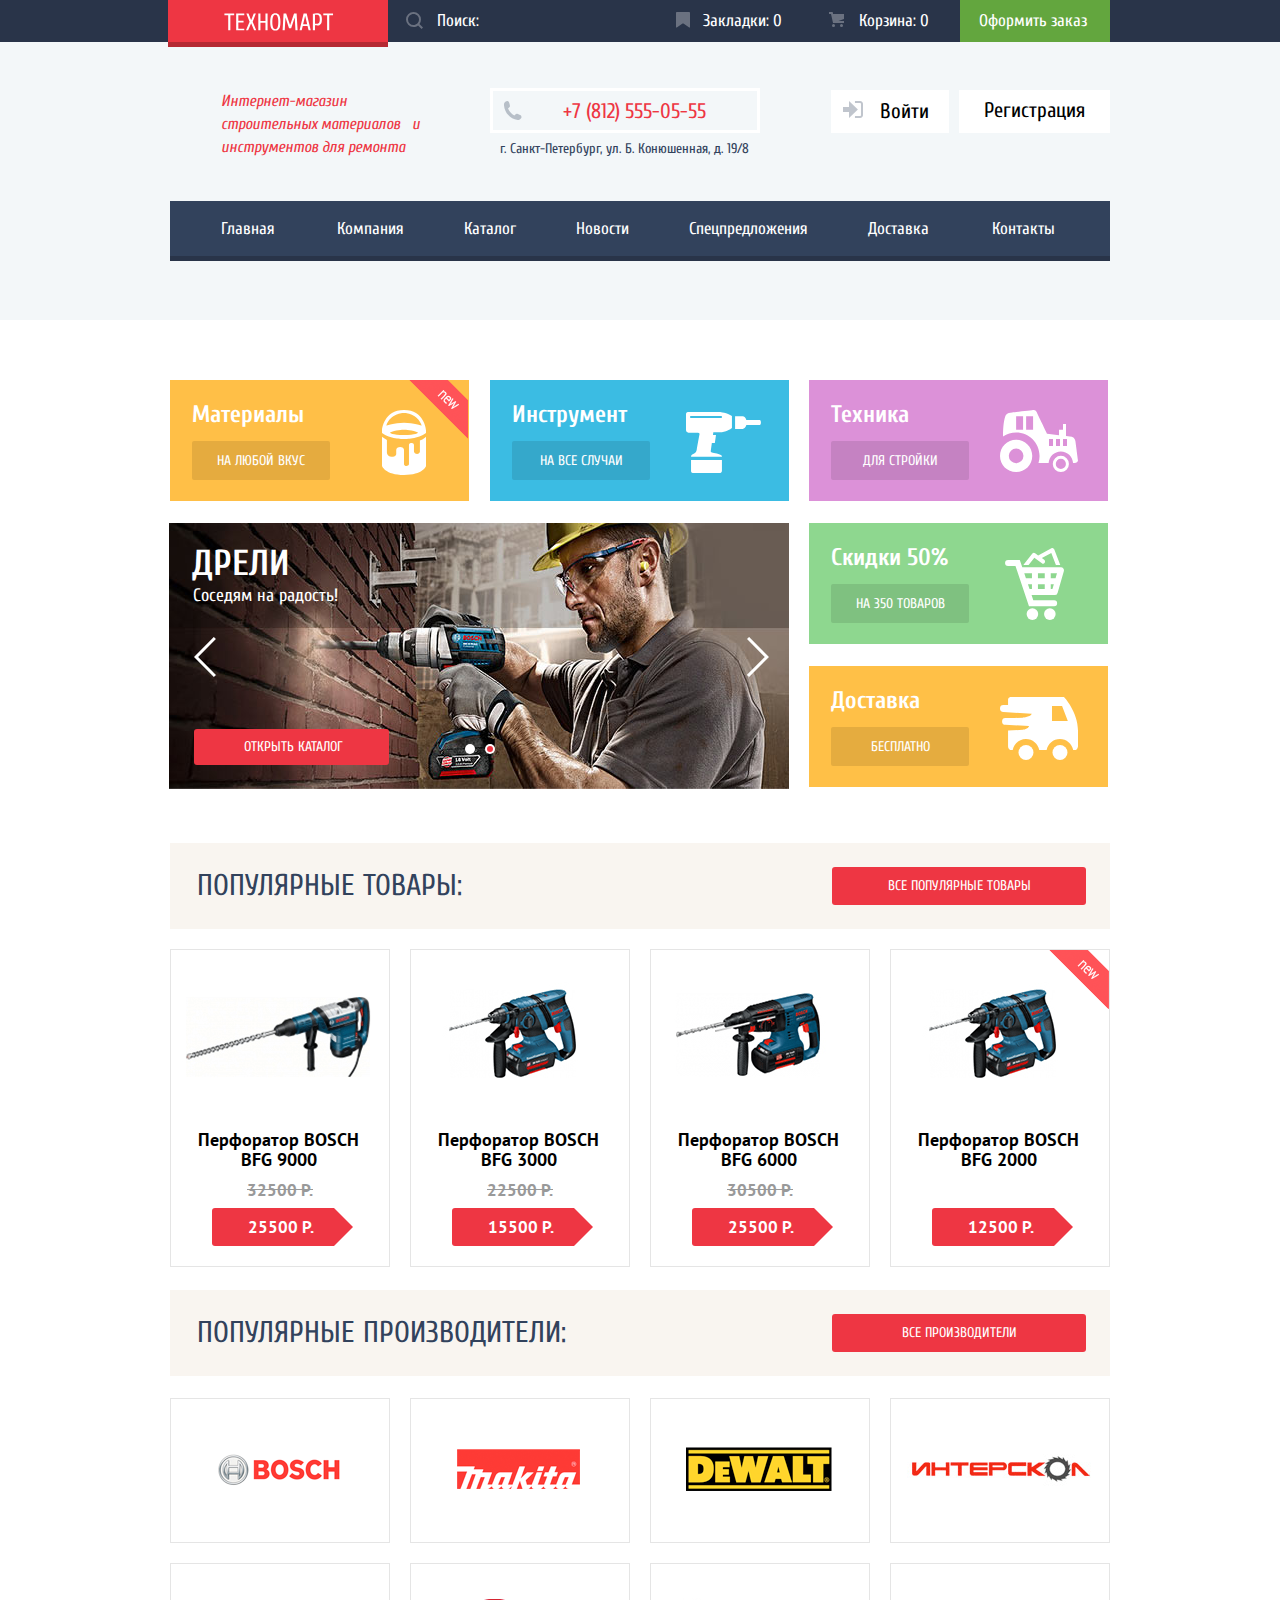
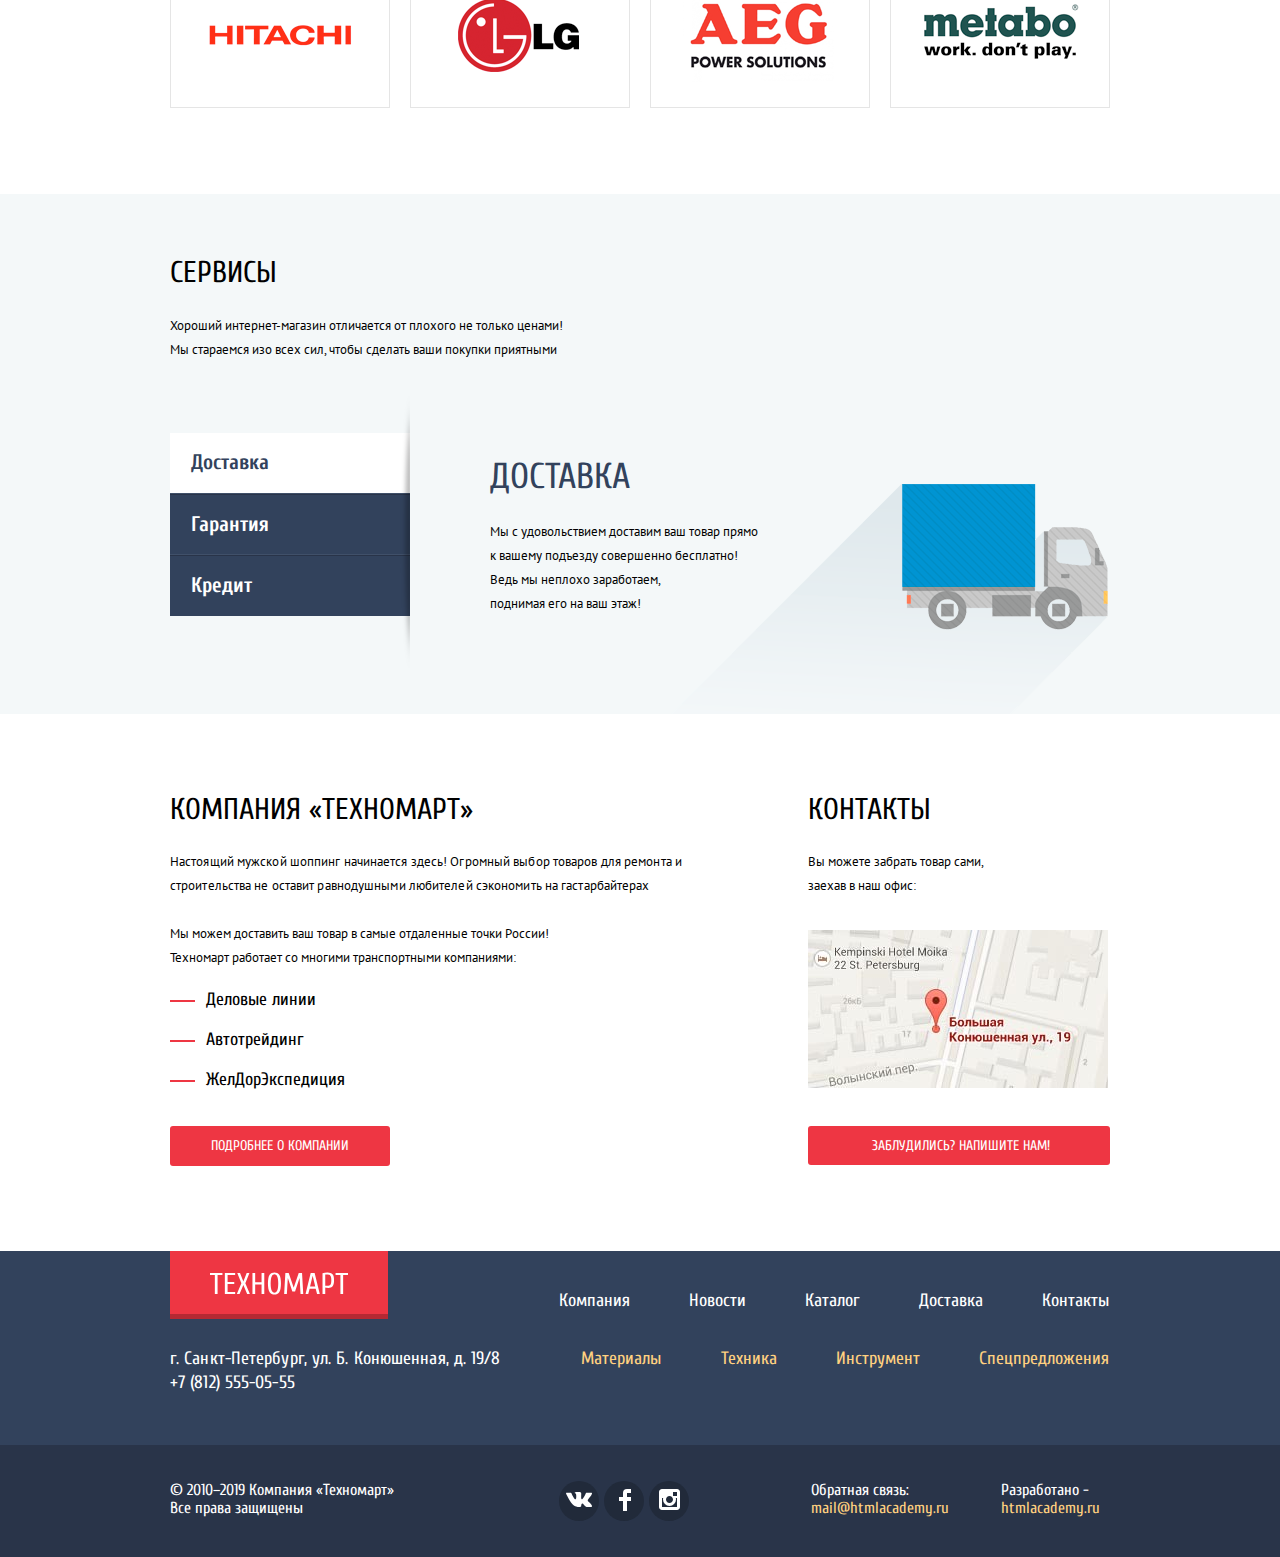
<file: index.html>
<!DOCTYPE html>
<html lang="ru">

<head>
  <meta charset="utf-8">
  <title>Главная</title>
  <link rel="stylesheet" type="text/css" href="css/normalize.css" />
  <link rel="stylesheet" href="css/style.min.css">
  <link href="https://fonts.googleapis.com/css?family=Cuprum:400,400i,700,700i&amp;subset=cyrillic,cyrillic-ext,latin-ext" rel="stylesheet">
  <link href="https://fonts.googleapis.com/css?family=PT+Sans:400,700&amp;subset=cyrillic,cyrillic-ext" rel="stylesheet">
</head>

<body>
  <header class="main-header">
    <div class="top-menu">
      <div class="wrapper-header container">
        <a class="logo disabled-link"><img src="img/logo.svg" width="110" height="18" alt="Техномарт"></a>
        <form action="https://echo.htmlacademy.ru" class="search-menu" method="post">
          <label for="search" class="visually-hidden">Поиск</label>
          <input class="label-search" type="text" id="search" name="input-searches" value="" placeholder="Поиск:">
          <button class="button-search" aria-label="найти" type="submit"><svg class="magnifier" xmlns="http://www.w3.org/2000/svg" width="17" height="17" viewBox="0 0 17 17">
            <path d="M17 15.586l-3.542-3.542A7.465 7.465 0 0 0 15 7.5 7.5 7.5 0 1 0 7.5 15c1.71 0 3.282-.579 4.544-1.542L15.586 17 17 15.586zM2 7.5C2 4.467 4.467 2 7.5 2 10.532 2 13 4.467 13 7.5c0 3.032-2.468 5.5-5.5 5.5A5.506 5.506 0 0 1 2 7.5z" /></svg></button>
        </form>
        <div class="button-top-menu">
          <a class="button-bookmarks" href="bookmarks.html"><svg class="icon-bookmark" xmlns="http://www.w3.org/2000/svg" width="14" height="16" viewBox="0 0 14 16">
            <path fill="#ffffff" d="M14 15c0 .55-.368.741-.818.426l-5.363-3.765c-.45-.315-1.187-.315-1.637 0L.818 15.426C.368 15.741 0 15.55 0 15V1c0-.55.45-1 1-1h12c.55 0 1 .45 1 1v14z" /></svg>Закладки: 0</a>
          <a class="button-box-inner" href="box.html"><svg class="icon-box" xmlns="http://www.w3.org/2000/svg" width="15" height="15" viewBox="0 0 15 15">
            <circle fill="#ffffff" cx="4.5" cy="13.5" r="1.5" />
            <circle fill="#ffffff" cx="12.5" cy="13.5" r="1.5" />
            <path fill="#ffffff" d="M15 2H4.07l-.422-2H0v2h2.031l1.985 9H15V9H9.441L15 6.951z" /></svg>
            Корзина: 0</a>
          <a class="button-checkout" href="checkout.html">Оформить заказ</a>
        </div>
      </div>
    </div>
    <div class="middle-menu">
      <div class="wrapper-middle-menu container">
        <h1 class="store">Интернет-магазин строительных материалов &nbsp; и инструментов для ремонта</h1>
        <div class="contact-header">
          <a href="tel:+78125550555" class="number">+7 (812) 555-05-55</a>
          <address class="address">г. Санкт-Петербург, ул. Б. Конюшенная, д. 19/8</address>
        </div>
        <div class="login-and-registration">
          <a class="login-link" href="login.html">
            <svg class="link-image" xmlns="http://www.w3.org/2000/svg" width="20" height="17" viewBox="0 0 20 17">
            <path fill="#32425c" d="M14.875 8.5L6 0v6H0v5h6v6z" />
            <path fill="#32425c" d="M16.986 15.01h-5.027V17h5.027c2.178 0 3.004-1.81 3.029-3.026V3.028C19.99 1.811 19.164 0 16.986 0h-5.027v1.99h5.027c.839 0 .992.681 1.01 1.057v10.904c-.017.376-.171 1.059-1.01 1.059z" />
            </svg> 
            Войти
          </a>
          <a class="registration-link" href="registration.html">Регистрация</a>
        </div>
      </div>
    </div>
    <nav class="main-menu">
      <div class="menu-wrapper container">
        <ul class="site-navigation">
          <li><a class="site-item main-page disabled-link">Главная</a></li>
          <li><a class="site-item" href="company.html">Компания</a></li>
          <li><a class="site-item" href="catalog.html">Каталог</a></li>
          <li><a class="site-item" href="news.html">Новости</a></li>
          <li><a class="site-item" href="special-offers.html">Спецпредложения</a></li>
          <li><a class="site-item delivery-page" href="delivery.html">Доставка</a></li>
          <li><a class="site-item" href="contacts.html">Контакты</a></li>
        </ul>
      </div>
    </nav>
  </header>
  <main class="main">
    <section class="list-items container">
      <div class="slider-wrapper">
        <ul class="list-wrapper">
          <li class="materials wrapper-for-item new">
            <p class="list-item">Материалы</p>
            <a class="button-list" href="#">На любой вкус</a>
          </li>
          <li class="instruments  wrapper-for-item">
            <p class="list-item">Инструмент</p>
            <a class="button-list" href="#">На все случаи</a>
          </li>
        </ul>
        <div class="sliders-wrapper">
          <input class="visually-hidden drills-button" type="radio" name="slider" value="drills-radio" id="drills-radio" checked>
          <input class="visually-hidden perforators-button" type="radio" name="slider" value="perforators-radio" id="perforators-radio">
          <div class="slider-arrows">
            <label for="drills-radio" class="slider-arrow-left slider-arrow"><span class="visually-hidden">Предыдущий</span></label>
            <label for="perforators-radio" class="slider-arrow-right slider-arrow"><span class="visually-hidden">Следующий</span></label>
          </div>
          <div class="sliders-circle">
            <label for="drills-radio" class="slider-circle-left slider-circle"><span class="visually-hidden">Предыдущий</span></label>
            <label for="perforators-radio" class="slider-circle-right slider-circle"><span class="visually-hidden">Следующий</span></label>
          </div>
          <ul class="sliders">
            <li class="drills slider-item">
              <h5 class="slider-name">Дрели</h5>
              <p>Соседям на радость!</p>
              <a class="catalog button" href="catalog.html">Открыть каталог</a>
            </li>
            <li class="slider-item slider-perforators">
              <h5 class="slider-name">Перфораторы</h5>
              <p>Настоящие мужские игрушки</p>
              <a class="catalog button" href="catalog.html">Открыть каталог</a>
            </li>
          </ul>
        </div>
      </div>
      <ul class="wrapper">
        <li class="equipment  wrapper-for-item">
          <p class="list-item">Техника</p>
          <a class="button-list" href="#">Для стройки</a>
        </li>
        <li class="sale  wrapper-for-item">
          <p class="list-item">Скидки 50%</p>
          <a class="button-list" href="#">На 350 товаров</a>
        </li>
        <li class="delivery  wrapper-for-item">
          <p class="list-item">Доставка</p>
          <a class="button-list" href="#">Бесплатно</a>
        </li>
      </ul>
    </section>
    <section class="good-and-catalog container">
      <div class="popular-manufacturers">
        <h2 class="popular">Популярные товары:</h2>
        <a class="button button-popular">Все популярные товары</a>
      </div>
      <ul class="catalog-items">
        <li class="bosh">
          <div class="actions">
            <a href="#" class="button button-buy"><svg class="icon-box icon-box-inner" xmlns="http://www.w3.org/2000/svg" width="15" height="15" viewBox="0 0 15 15">
                  <circle fill="#ffffff" cx="4.5" cy="13.5" r="1.5" />
                  <circle fill="#ffffff" cx="12.5" cy="13.5" r="1.5" />
                  <path fill="#ffffff" d="M15 2H4.07l-.422-2H0v2h2.031l1.985 9H15V9H9.441L15 6.951z"/></svg>Купить</a>
            <a href="#" class="button-bookmark">В закладки</a>
          </div>
          <img src="img/perforator-3.png" width="218" height="170" alt="Перфоратор BOSCH BFG 9000">
          <h3 class="title">Перфоратор BOSCH BFG 9000</h3>
          <span class="discount">32500 Р.</span>
          <span class="price">25500 Р.</span>
        </li>
        <li class="bosh">
          <div class="actions">
            <a href="#" class="button button-buy"><svg class="icon-box icon-box-inner" xmlns="http://www.w3.org/2000/svg" width="15" height="15" viewBox="0 0 15 15">
                  <circle fill="#ffffff" cx="4.5" cy="13.5" r="1.5" />
                  <circle fill="#ffffff" cx="12.5" cy="13.5" r="1.5" />
                  <path fill="#ffffff" d="M15 2H4.07l-.422-2H0v2h2.031l1.985 9H15V9H9.441L15 6.951z" /></svg>Купить</a>
            <a href="#" class="button-bookmark">В закладки</a>
          </div>
          <img src="img/perforator-1.png" width="218" height="170" alt="Перфоратор BOSCH BFG 3000">
          <h3 class="title">Перфоратор BOSCH BFG 3000</h3>
          <span class="discount">22500 Р.</span>
          <span class="price">15500 Р.</span>
        </li>
        <li class="bosh">
          <div class="actions">
            <a href="#" class="button button-buy"><svg class="icon-box icon-box-inner" xmlns="http://www.w3.org/2000/svg" width="15" height="15" viewBox="0 0 15 15">
                  <circle fill="#ffffff" cx="4.5" cy="13.5" r="1.5" />
                  <circle fill="#ffffff" cx="12.5" cy="13.5" r="1.5" />
                  <path fill="#ffffff" d="M15 2H4.07l-.422-2H0v2h2.031l1.985 9H15V9H9.441L15 6.951z" /></svg>Купить</a>
            <a href="#" class="button-bookmark">В закладки</a>
          </div>
          <img src="img/perforator-2.png" width="218" height="170" alt="Перфоратор BOSCH BFG 6000">
          <h3 class="title">Перфоратор BOSCH BFG 6000</h3>
          <span class="discount">30500 Р.</span>
          <span class="price house">25500 Р.</span>
        </li>
        <li class="bosh no-sale new-goods">
          <div class="actions">
            <a href="#" class="button button-buy"><svg class="icon-box icon-box-inner" xmlns="http://www.w3.org/2000/svg" width="15" height="15" viewBox="0 0 15 15">
                  <circle fill="#ffffff" cx="4.5" cy="13.5" r="1.5" />
                  <circle fill="#ffffff" cx="12.5" cy="13.5" r="1.5" />
                  <path fill="#ffffff" d="M15 2H4.07l-.422-2H0v2h2.031l1.985 9H15V9H9.441L15 6.951z" /></svg>Купить</a>
            <a href="#" class="button-bookmark">В закладки</a>
          </div>
          <img src="img/perforator-1.png" width="218" height="170" alt="Перфоратор BOSCH BFG 2000">
          <h3 class="title">Перфоратор BOSCH BFG 2000</h3>
          <span class="price">12500 Р.</span>
        </li>
      </ul>
    </section>
    <section class="manufacturers container">
      <div class="popular-manufacturers popular-item">
        <h2 class="popular">Популярные производители:</h2>
        <a class="button button-popular">Все производители</a>
      </div>
      <div class="manufactures-list">
        <ul class="manufactures">
          <li><a href="#" class="manufactures-item"><img src="img/bosch.png" width="126" height="37" alt="Bosch"></a></li>
          <li><a href="#" class="manufactures-item"><img class="makita" src="img/Makita.png" width="123" height="40" alt="Makita"> </a></li>
          <li><a href="#" class="manufactures-item"><img class="dewalt" src="img/DeWALT.png" width="146" height="44" alt="DeWalt"></a></li>
          <li><a href="#" class="manufactures-item"><img class="interskoll" src="img/interskoll.png" width="200" height="88" alt="Interskol"></a></li>
          <li><a href="#" class="manufactures-item"><img class="hitachi" src="img/Hitachi.png" width="169" height="31" alt="Hitachi"></a></li>
          <li><a href="#" class="manufactures-item"><img class="lg" src="img/LG.png" width="121" height="73" alt="LG"></a></li>
          <li><a href="#" class="manufactures-item"><img class="aeg" src="img/AEG.png" width="151" height="96" alt="AEG"></a></li>
          <li><a href="#" class="manufactures-item"><img class="metabo" src="img/Metabo.png" width="204" height="69" alt="Metabo"></a></li>
        </ul>
      </div>
    </section>
    <section class="service-delivery">
      <div class="service-wrap container">
        <div class="service-item">
          <h4 class="service">Сервисы</h4>
          <p class="slogan-service slogan">Хороший интернет-магазин отличается от плохого не только ценами! Мы стараемся изо всех сил, чтобы сделать ваши покупки приятными</p>
        </div>
        <div class="service-block-wrapper">
          <input class="visually-hidden delivery-button" type="radio" name="service" value="delivery-radio" id="delivery-radio" checked>
          <input class="visually-hidden warranty-button" type="radio" name="service" value="warranty-radio" id="warranty-radio">
          <input class="visually-hidden credit-button" type="radio" name="service" value="credit-radio" id="credit-radio">
          <ul class="service-block">
            <li><label for="delivery-radio" class="delivery-block">Доставка</label></li>
            <li><label for="warranty-radio" class="warranty-block">Гарантия</label></li>
            <li><label for="credit-radio" class="credit-block">Кредит</label></li>
          </ul>
          <div class="delivery-item">
            <h6 class="item-name">Доставка</h6>
            <p class="slogan slogan-delivery-item">Мы с удовольствием доставим ваш товар прямо к вашему подъезду совершенно бесплатно! Ведь мы неплохо заработаем, <br> поднимая его на ваш этаж!</p>
          </div>
          <div class="warranty-item">
            <h6 class="item-name">Гарантия</h6>
            <p class="slogan slogan-warranty-item">Если купленный у нас товар поломается или заискрит, <br> а также в случае пожара,спровоцированного его возгоранием,
              вы всегда можете быть уверены в нашей гарантии. Мы обменяем сгоревший товар на новый. <br> Дом уж восстановите как-нибудь сами.</p>
          </div>
          <div class="credit-item">
            <h6 class="item-name credit">Кредит</h6>
            <p class="slogan slogan-credit-name">Залезть в долговую яму стало проще! Кредитные консультанты придут вам на помощь.</p>
            <a class="send-request button" href="#"> Отправить заявку </a>
          </div>
        </div>
      </div>
    </section>
    <section class="company-contacts container">
      <h4 class="visually-hidden">О компании и адрес</h4>
      <div class="company-wrapper">
        <div class="company-main">
          <h5 class="company-techomart">Компания «Техномарт»</h5>
          <p class="company-slogan techomart-slogan">Настоящий мужской шоппинг начинается здесь! Огромный выбор товаров для ремонта и строительства не оставит равнодушными любителей сэкономить на гастарбайтерах</p>
          <p class="company-delivery techomart-slogan">Мы можем доставить ваш товар в самые отдаленные точки России! Техномарт работает со многими транспортными компаниями:</p>
        </div>
        <ul class="company-list">
          <li class="business-line">Деловые линии</li>
          <li class="autotrading">Автотрейдинг</li>
          <li class="railways">ЖелДорЭкспедиция</li>
        </ul>
        <a class="button button-more" href="company.html">Подробнее о компании</a>
      </div>
      <div class="contacts">
        <h5 class="contact">Контакты</h5>
        <p class="contact-slogan slogan">Вы можете забрать товар сами, <br> заехав в наш офис:</p>
        <div class="map contact-map"><a href="#"><img src="img/mini-map.jpg" width="300" height="158" alt="г. Санкт-Петербург, ул Б. Конюшенная д. 19/8"></a></div>
        <a class="button-letter button" href="#">Заблудились? Напишите нам!</a>
      </div>
    </section>
  </main>
  <footer class="footer">
    <div class="wrapper-top-footer container">
      <div class="footer-wrapper">
        <a class="footer-logo"><img src="img/footer-logo.svg" width="138" height="23" alt="Техномарт"></a>
        <address class="footer-address">г. Санкт-Петербург, ул. Б. Конюшенная, д. 19/8</address>
        <a href="tel:+78125550555" class="footer-number">+7 (812) 555-05-55</a>
      </div>
      <div class="footer-navigation-wrapper">
        <ul class="footer-navigation">
          <li><a href="#">Компания</a></li>
          <li><a href="#">Новости</a></li>
          <li><a href="catalog.html">Каталог</a></li>
          <li><a href="#">Доставка</a></li>
          <li><a href="#">Контакты</a></li>
        </ul>
        <ul class="footer-catalog">
          <li><a href="#">Материалы</a></li>
          <li><a href="#">Техника</a></li>
          <li><a href="#">Инструмент</a></li>
          <li><a href="#">Спецпредложения</a></li>
        </ul>
      </div>
    </div>
    <div class="bottom-footer">
      <div class="container wrapper-bottom-footer">
        <p class="right">© 2010–2019 Компания «Техномарт» Все права защищены</p>
        <ul class="social-list">
          <li class="vk social-item"><a class="social-button" href="#"><span class="visually-hidden">Вконтакте</span><svg class="social-svg-vk" xmlns="http://www.w3.org/2000/svg" width="26" height="15" viewBox="0 0 26 15">
                <path fill="#FFF" d="M16.138 11.51c.956-.309 2.18 2.04 3.483 2.939.978.681 1.727.534 1.727.534l3.473-.05s1.815-.112.957-1.554c-.071-.12-.503-1.069-2.585-3.022-2.177-2.043-1.882-1.712.739-5.244 1.597-2.153 2.236-3.468 2.036-4.028-.192-.539-1.365-.399-1.365-.399L20.69.713c-.381.001-.704.119-.851.515-.003.004-.621 1.666-1.445 3.079-1.741 2.989-2.436 3.148-2.724 2.961-.661-.433-.494-1.737-.494-2.664 0-2.897.432-4.105-.846-4.417-.427-.104-.739-.172-1.828-.182-1.392-.021-2.574 0-3.244.329-.445.223-.786.712-.579.74.26.035.843.16 1.155.586.401.552.389 1.789.389 1.789s.229 3.411-.54 3.834c-.528.29-1.25-.302-2.803-3.016-.793-1.388-1.392-2.922-1.392-2.922s-.116-.285-.326-.441c-.25-.185-.6-.244-.6-.244L.848.684S.29.7.085.946c-.182.218-.015.668-.015.668s2.909 6.881 6.203 10.347c3.02 3.182 6.452 2.971 6.452 2.971h1.555s.469-.054.709-.312c.224-.24.214-.691.214-.691s-.031-2.109.935-2.419z" /></svg></a></li>
          <li class="fb social-item"><a class="social-button" href="#"><span class="visually-hidden">Фейсбук</span><svg class="social-svg-fb" xmlns="http://www.w3.org/2000/svg" width="12" height="22" viewBox="0 0 12 22">
                <path fill="#FFF" d="M12 4V0H8a4 4 0 0 0-4 4v4H0v4h4v10h4V12h4V8H8V4h4z" /></svg></a></li>
          <li class="inst social-item"><a class="social-button" href="#"><span class="visually-hidden">Инстаграмм</span><svg class="social-svg-inst" xmlns="http://www.w3.org/2000/svg" width="21" height="21" viewBox="0 0 21 21">
                <path fill="#FFF" d="M18 0H3C1.35 0 0 1.35 0 3v15c0 1.65 1.35 3 3 3h15c1.65 0 3-1.35 3-3V3c0-1.65-1.35-3-3-3zm-7.5 7c1.93 0 3.5 1.57 3.5 3.5S12.43 14 10.5 14 7 12.43 7 10.5 8.57 7 10.5 7zM18 18H3V9h1.181A6.504 6.504 0 0 0 4 10.5a6.5 6.5 0 1 0 13 0 6.45 6.45 0 0 0-.181-1.5H18v9zm0-11h-4V3h4v4z" /></svg></a></li>
        </ul>
        <div class="all-wrapper">
          <div class="wrapper-feedback">
            <p class="feedback">Обратная связь:</p>
            <a class="email" href="mailto:mail@htmlacademy.ru">mail@htmlacademy.ru</a>
          </div>
          <div class="wrapper-site">
            <p class="developed">Разработано -</p>
            <a class="site" href="https://htmlacademy.ru/intensive/htmlcss">htmlacademy.ru</a>
          </div>
        </div>
      </div>
    </div>
  </footer>
  <section class="popup">
    <form class="user" method="post" action="https://echo.htmlacademy.ru">
      <div class="popup-wrapper">
        <button type="button" name="close" class="button-close"></button>
        <p class="your-name user-information">
          <label for="user-login" class="user-popup">Ваше имя:</label>
          <input id="user-login" class="user-input" type="text" name="login" placeholder="Имя Фамилия">
        </p>
        <p class="your-email user-information">
          <label for="user-email" class="user-popup">Ваш e-mail:</label>
          <input id="user-email" type="email" name="email" class="user-input" placeholder="email@example.com">
        </p>
      </div>
      <p class="your-letter user-information">
        <span class="user-letter user-popup">Текст письма:</span>
        <textarea name="text-letter" class="user-input letter" placeholder="В свободной форме"></textarea>
      </p>
      <div class="send">
        <button class="button button-send" type="submit">Отправить</button>
      </div>
    </form>
  </section>
  <section class="map-popup">
    <div class="big-map">
      <iframe src="https://www.google.com/maps/embed?pb=!1m18!1m12!1m3!1d1998.598942417752!2d30.320889251543253!3d59.93879686895909!2m3!1f0!2f0!3f0!3m2!1i1024!2i768!4f13.1!3m3!1m2!1s0x4696310fca5ba729%3A0xea9c53d4493c879f!2z0JHQvtC70YzRiNCw0Y8g0JrQvtC90Y7RiNC10L3QvdCw0Y8g0YPQuy4sIDE5LCDQodCw0L3QutGCLdCf0LXRgtC10YDQsdGD0YDQsywg0KDQvtGB0YHQuNGPLCAxOTExODY!5e0!3m2!1sru!2sby!4v1546591573389" width="940" height="447" style="border:0" allowfullscreen></iframe>
      <button type="button" name="close" class="button-close"><span class="visually-hidden">Закрыть карту</span></button>
    </div>
  </section>
  <section class="cart">
    <p class="added">Товар добавлен в корзину!</p>
    <button type="button" name="close" class="button-close"></button>
    <div class="button-cart">
      <a class="execution button" href="#">Оформить заказ</a>
      <a class="continuation" href="#">Продолжить покупки</a>
    </div>
  </section>
  <script src="js/main.min.js"></script>
</body>

</html>
</file>
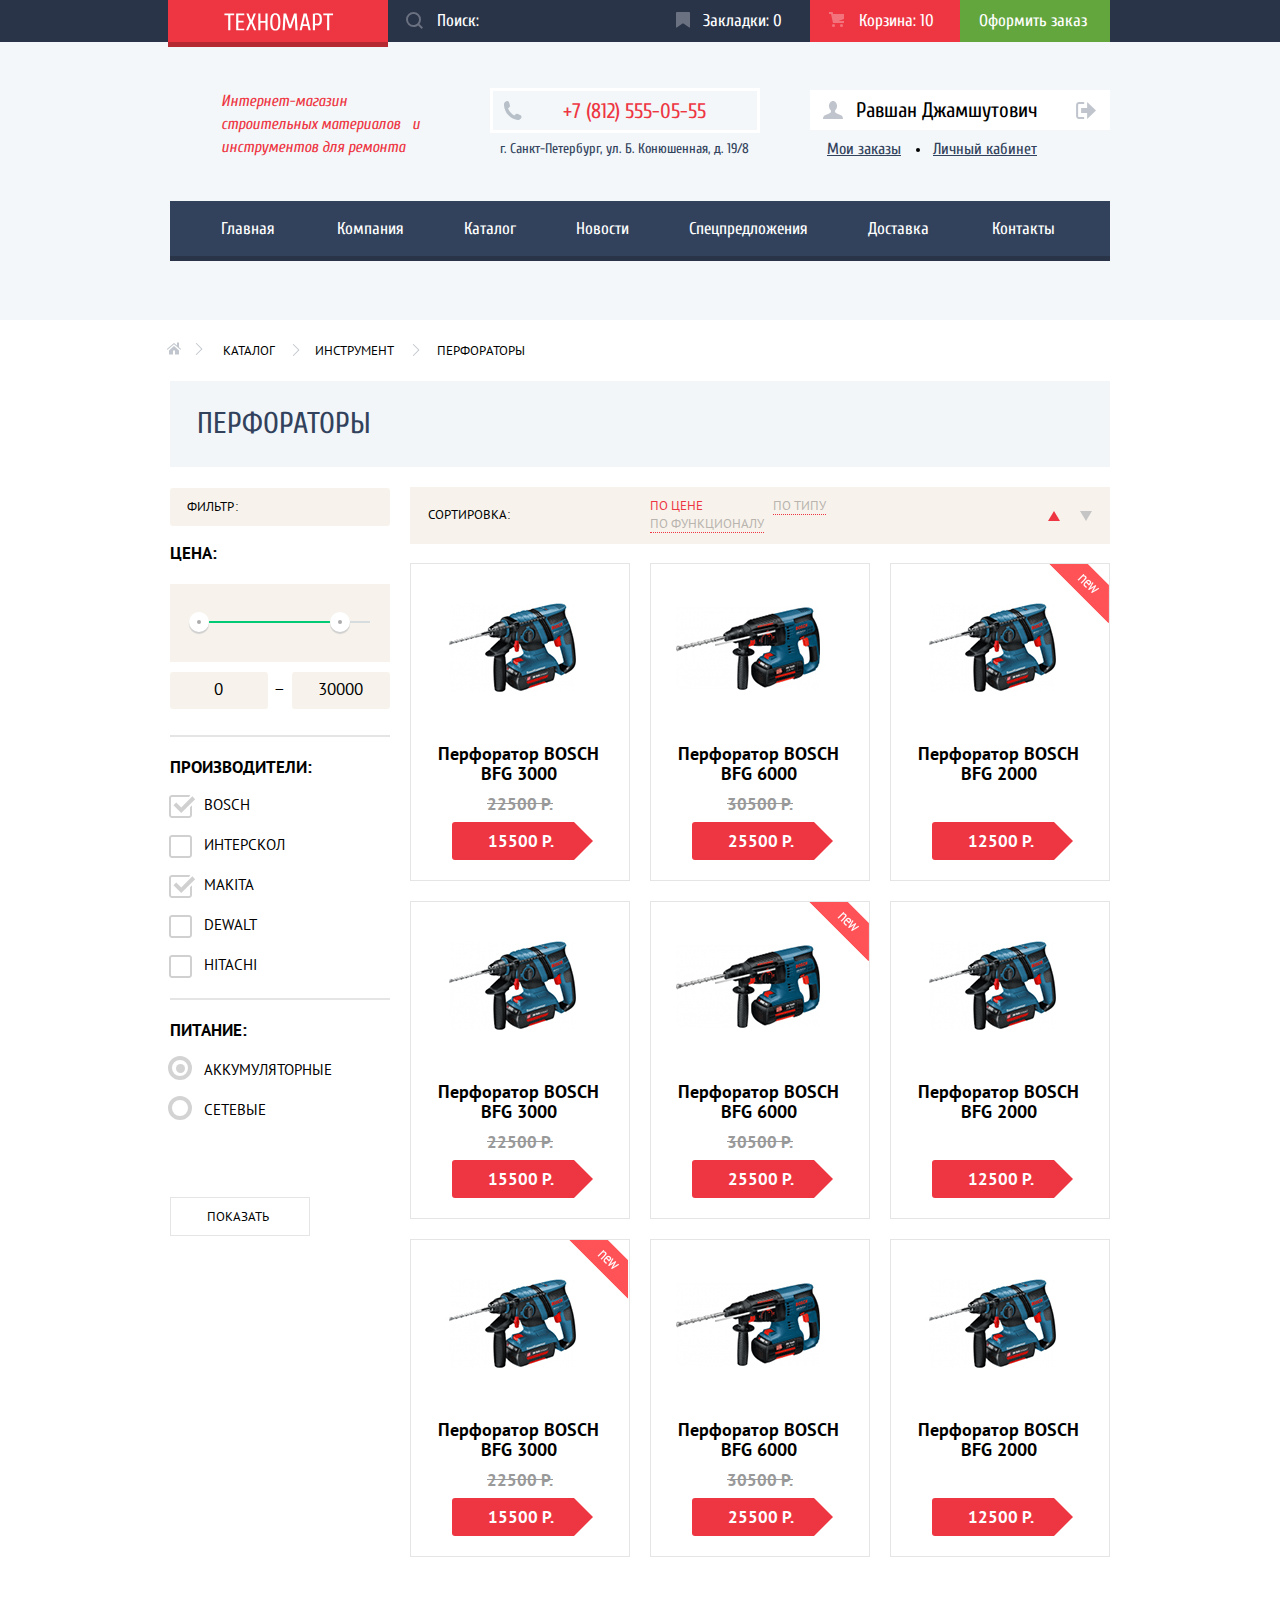
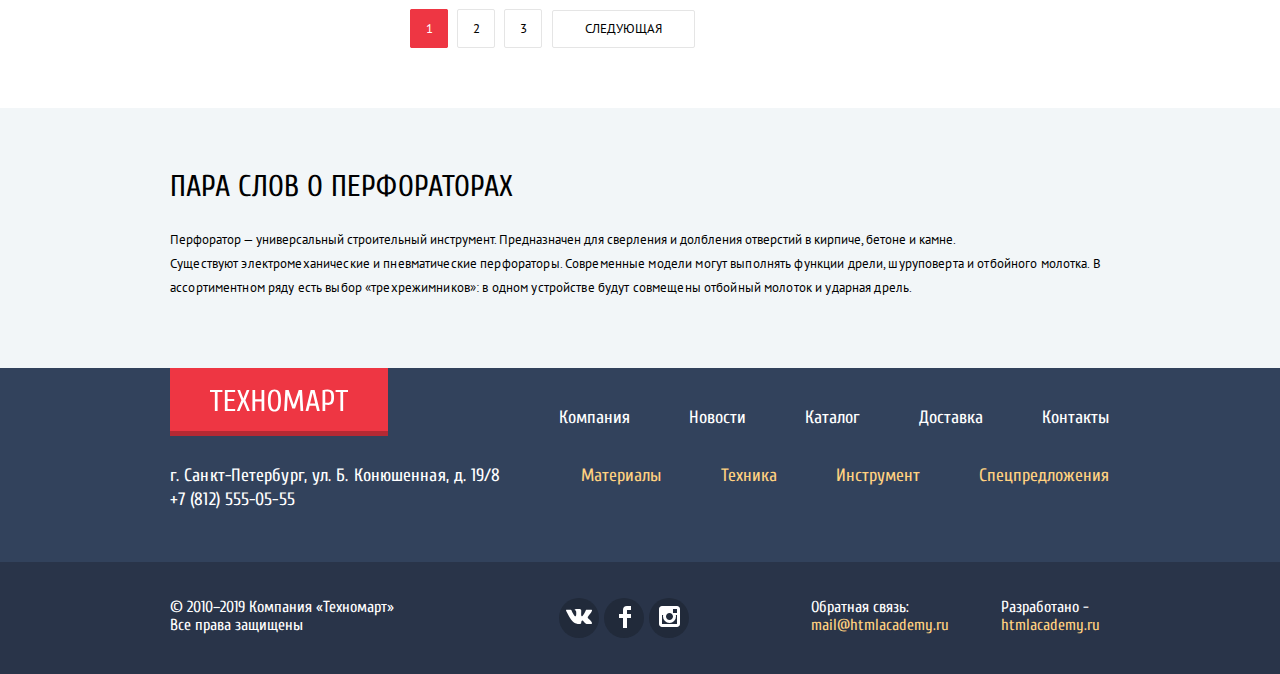
<file: catalog.html>
<!DOCTYPE html>
<html lang="ru">

<head>
  <meta charset="utf-8">
  <title>Каталог</title>
  <link rel="stylesheet" type="text/css" href="css/normalize.css" />
  <link rel="stylesheet" href="css/style.min.css">
  <link href="https://fonts.googleapis.com/css?family=Cuprum:400,400i,700,700i&amp;subset=cyrillic,cyrillic-ext,latin-ext" rel="stylesheet">
  <link href="https://fonts.googleapis.com/css?family=PT+Sans:400,700&amp;subset=cyrillic,cyrillic-ext" rel="stylesheet">
</head>

<body class="inner-page">
  <header class="main-header">
    <div class="top-menu">
      <div class="wrapper-header container">
        <a class="logo" href="index.html"><img src="img/logo.svg" width="110" height="18" alt="Техномарт"></a>
        <form action="https://echo.htmlacademy.ru" class="search-menu" method="post">
          <label for="search" class="visually-hidden">Поиск</label>
          <input class="label-search" type="text" id="search" name="input-searches" value="" placeholder="Поиск:">
          <button class="button-search" aria-label="найти" type="submit"><svg class="magnifier" xmlns="http://www.w3.org/2000/svg" width="17" height="17" viewBox="0 0 17 17">
              <path d="M17 15.586l-3.542-3.542A7.465 7.465 0 0 0 15 7.5 7.5 7.5 0 1 0 7.5 15c1.71 0 3.282-.579 4.544-1.542L15.586 17 17 15.586zM2 7.5C2 4.467 4.467 2 7.5 2 10.532 2 13 4.467 13 7.5c0 3.032-2.468 5.5-5.5 5.5A5.506 5.506 0 0 1 2 7.5z"/></svg></button>
        </form>
        <div class="button-top-menu">
          <a class="button-bookmarks" href="bookmarks.html"><svg class="icon-bookmark" xmlns="http://www.w3.org/2000/svg" width="14" height="16" viewBox="0 0 14 16">
                <path fill="#ffffff" d="M14 15c0 .55-.368.741-.818.426l-5.363-3.765c-.45-.315-1.187-.315-1.637 0L.818 15.426C.368 15.741 0 15.55 0 15V1c0-.55.45-1 1-1h12c.55 0 1 .45 1 1v14z" /></svg>Закладки: 0</a>
          <a class="button-box-inner box-red" href="box.html"><svg class="icon-box" xmlns="http://www.w3.org/2000/svg" width="15" height="15" viewBox="0 0 15 15">
                <circle fill="#ffffff" cx="4.5" cy="13.5" r="1.5" />
                <circle fill="#ffffff" cx="12.5" cy="13.5" r="1.5" />
                <path fill="#ffffff" d="M15 2H4.07l-.422-2H0v2h2.031l1.985 9H15V9H9.441L15 6.951z"/></svg>
            Корзина: 10</a>
          <a class="button-checkout" href="checkout.html">Оформить заказ</a>
        </div>
      </div>
    </div>
    <div class="middle-menu middle-menu-catalog">
      <div class="wrapper-middle-menu container">
        <p class="store">Интернет-магазин строительных материалов &nbsp; и инструментов для ремонта</p>
        <div class="contact-header">
          <a href="tel:+78125550555" class="number">+7 (812) 555-05-55</a>
          <address class="address">г. Санкт-Петербург, ул. Б. Конюшенная, д. 19/8</address>
        </div>
        <div class="cabinet">
          <div class="login-and-exit">
            <a class="login" href="#"><svg class="login-svg" xmlns="http://www.w3.org/2000/svg" width="20" height="18" viewBox="0 0 20 18">
                  <path d="M17.881 14.166c-2.144-.735-4.256-1.666-5.207-2.39-.657-.501-.77-1.618-.517-2.415 1.118-.903 1.864-2.477 1.864-4.278C14.021 2.276 12.221 0 10 0S5.979 2.276 5.979 5.083c0 1.801.746 3.374 1.863 4.277.253.798.141 1.915-.517 2.416-.95.724-3.063 1.654-5.207 2.39S0 18 0 18h20s.025-3.099-2.119-3.834z" /></svg>Равшан Джамшутович</a>
            <a class="login-exit" href="#"><span class="visually-hidden">Выход из профиля</span><svg class="exit-icon" xmlns="http://www.w3.org/2000/svg" width="21" height="17" viewBox="0 0 21 17">
                <g>
                  <path d="M21 8.5L12.125 0v6h-6v5h6v6z" />
                  <path d="M3.106 13.952V3.048c.018-.376.171-1.057 1.01-1.057h5.027V0H4.116C1.938 0 1.112 1.81 1.087 3.027v10.946C1.112 15.189 1.938 17 4.116 17h5.027v-1.99H4.116c-.839 0-.992-.683-1.01-1.058z" />
                </g>
              </svg></a>
          </div>
          <ul class="user-link">
            <li class="list-style-link"><a class="orders-link" href="orders.html">Мои заказы</a></li>
            <li><a class="personal-link" href="personal.html">Личный кабинет</a>
          </ul>
        </div>
      </div>
    </div>
    <nav class="main-menu">
      <div class="menu-wrapper container">
        <ul class="site-navigation">
          <li><a class="site-item main-page" href="index.html">Главная</a></li>
          <li><a class="site-item" href="company.html">Компания</a></li>
          <li><a class="site-item disabled-link">Каталог</a></li>
          <li><a class="site-item" href="news.html">Новости</a></li>
          <li><a class="site-item" href="special-offers.html">Спецпредложения</a></li>
          <li><a class="site-item delivery-page" href="delivery.html">Доставка</a></li>
          <li><a class="site-item" href="contacts.html">Контакты</a></li>
        </ul>
      </div>
    </nav>
  </header>
  <main class="inner-main">
    <div class="menu">
      <ul class="breadcrumbs container">
        <li class="breadcrumbs-menu breadcrumbs-home"><a href="index.html"><img src="img/icon-home.svg" width="15" height="15" alt="домой"></a></li>
        <li><a class="breadcrumbs-menu breadcrumbs-catalog" href="catalog.html">Каталог</a></li>
        <li><a class="breadcrumbs-menu breadcrumbs-instruments" href="instruments.html">Инструмент</a></li>
        <li><a class="breadcrumbs-menu breadcrumbs-perforators">Перфораторы</a></li>
      </ul>
      <h3 class="perforators-title container">Перфораторы</h3>
    </div>
    <div class="filter-list container">
      <div class="filter-wrapper">
        <p class="filters">Фильтр:</p>
        <form class="filter" method="get" action="https://echo.htmlacademy.ru">
          <fieldset>
            <legend class="legend-price">Цена:</legend>
            <div class="range-filter">
              <div class="scale">
                <div class="bar"></div>
              </div>
              <div class="toggle toggle-min"></div>
              <div class="toggle toggle-max"></div>
            </div>
            <div class="price-controls">
              <input class="min-price price-input" type="text" name="min-price" value="0">
              <span> — </span>
              <input class="max-price price-input" type="text" name="max-price" value="30000">
            </div>
          </fieldset>
          <hr class="line">
          <fieldset class="table-company">
            <legend class="legend-company">Производители:</legend>
            <ul class="filter-company">
              <li class="filter-option">
                <input class="visually-hidden filter-input filter-input-checkbox" type="checkbox" name="filter-bosh" id="filter-bosh" checked>
                <label for="filter-bosh">Bosсh</label>
              </li>
              <li class="filter-option">
                <input class="visually-hidden filter-input filter-input-checkbox" type="checkbox" name="Интерскол" id="filter-interskol">
                <label for="filter-interskol">Интерскол</label>
              </li>
              <li class="filter-option">
                <input class="visually-hidden filter-input filter-input-checkbox input-makita" type="checkbox" name="makita" id="filter-makita" checked>
                <label for="filter-makita">Makita</label>
              </li>
              <li class="filter-option">
                <input class="visually-hidden filter-input filter-input-checkbox input-dewatl" type="checkbox" name="dewalt" id="filter-dewalt">
                <label for="filter-dewalt">Dewalt</label>
              </li>
              <li class="filter-option">
                <input class="visually-hidden filter-input filter-input-checkbox" type="checkbox" name="hitachi" id="filter-hitachi">
                <label for="filter-hitachi">Hitachi</label>
              </li>
            </ul>
          </fieldset>
          <hr class="line line-two">
          <fieldset>
            <legend>Питание:</legend>
            <ul>
              <li class="filter-option filter-rechargeable">
                <input class="visually-hidden filter-input filter-input-radio" type="radio" name="nutrition" value="rechargeable" id="rechargeable" checked>
                <label for="rechargeable">Аккумуляторные</label>
              </li>
              <li class="filter-option">
                <input class="visually-hidden filter-input filter-input-radio" type="radio" name="nutrition" value="networked" id="filter-care">
                <label for="filter-care">Cетевые</label>
              </li>
            </ul>
          </fieldset>
          <button type="submit" class="filter-button">Показать</button>
        </form>
      </div>
      <div class="sorting">
        <div class="list">
          <div class="sort-type">
            <span class="for-sorting">Сортировка:</span>
            <ul class="list-reset sort-type">
              <li><a class="for-suction current disabled-link">По цене</a></li>
              <li><a class="for-suction nocurrent type-item" href="type.html">По типу</a></li>
              <li><a class="for-suction nocurrent function-item" href="function.html">По функционалу</a></li>
            </ul>
          </div>
          <div class="triangle-sorting">
            <a href="up.html" class="sorting-up"><span class="visually-hidden">Сортировка по возрастанию</span></a>
            <a href="down.html" class="sorting-down"><span class="visually-hidden">Сортировка по убыванию</span></a>
          </div>
        </div>
        <div class="goods">
          <ul class="goods-wrapper">
            <li class="bosh catalog-bosh">
              <div class="actions">
                <a href="#" class="button button-buy"><svg class="icon-box icon-box-inner" xmlns="http://www.w3.org/2000/svg" width="15" height="15" viewBox="0 0 15 15">
                      <circle fill="#ffffff" cx="4.5" cy="13.5" r="1.5" />
                      <circle fill="#ffffff" cx="12.5" cy="13.5" r="1.5" />
                      <path fill="#ffffff" d="M15 2H4.07l-.422-2H0v2h2.031l1.985 9H15V9H9.441L15 6.951z" /></svg>Купить</a>
                <a href="#" class="button-bookmark">В закладки</a>
              </div>
              <img width="218" height="170" src="img/perforator-1.png" alt="Перфоратор BOSCH BFG 3000">
              <h4 class="title">Перфоратор BOSCH BFG 3000</h4>
              <span class="discount">22500 Р.</span>
              <span class="price">15500 Р.</span>
            </li>
            <li class="bosh catalog-bosh">
              <div class="actions">
                <a href="#" class="button button-buy"><svg class="icon-box icon-box-inner" xmlns="http://www.w3.org/2000/svg" width="15" height="15" viewBox="0 0 15 15">
                      <circle fill="#ffffff" cx="4.5" cy="13.5" r="1.5" />
                      <circle fill="#ffffff" cx="12.5" cy="13.5" r="1.5" />
                      <path fill="#ffffff" d="M15 2H4.07l-.422-2H0v2h2.031l1.985 9H15V9H9.441L15 6.951z"/></svg>Купить</a>
                <a href="#" class="button-bookmark">В закладки</a>
              </div>
              <img width="218" height="170" src="img/perforator-2.png" alt="Перфоратор BOSCH BFG 6000">
              <h4 class="title">Перфоратор BOSCH BFG 6000</h4>
              <span class="discount">30500 Р.</span>
              <span class="price">25500 Р.</span>
            </li>
            <li class="bosh no-sale new-goods catalog-bosh">
              <div class="actions">
                <a href="#" class="button button-buy"><svg class="icon-box icon-box-inner" xmlns="http://www.w3.org/2000/svg" width="15" height="15" viewBox="0 0 15 15">
                      <circle fill="#ffffff" cx="4.5" cy="13.5" r="1.5" />
                      <circle fill="#ffffff" cx="12.5" cy="13.5" r="1.5" />
                      <path fill="#ffffff" d="M15 2H4.07l-.422-2H0v2h2.031l1.985 9H15V9H9.441L15 6.951z"/></svg>Купить</a>
                <a href="#" class="button-bookmark">В закладки</a>
              </div>
              <img width="218" height="170" src="img/perforator-1.png" alt="Перфоратор BOSCH BFG 2000">
              <h4 class="title">Перфоратор BOSCH BFG 2000</h4>
              <span class="price">12500 Р.</span>
            </li>
            <li class="bosh catalog-bosh">
              <div class="actions">
                <a href="#" class="button button-buy"><svg class="icon-box icon-box-inner" xmlns="http://www.w3.org/2000/svg" width="15" height="15" viewBox="0 0 15 15">
                      <circle fill="#ffffff" cx="4.5" cy="13.5" r="1.5" />
                      <circle fill="#ffffff" cx="12.5" cy="13.5" r="1.5" />
                      <path fill="#ffffff" d="M15 2H4.07l-.422-2H0v2h2.031l1.985 9H15V9H9.441L15 6.951z"/></svg>Купить</a>
                <a href="#" class="button-bookmark">В закладки</a>
              </div>
              <img width="218" height="170" src="img/perforator-1.png" alt="Перфоратор BOSCH BFG 3000<">
              <h4 class="title">Перфоратор BOSCH BFG 3000</h4>
              <span class="discount">22500 Р.</span>
              <span class="price">15500 Р.</span>
            </li>
            <li class="bosh new-goods catalog-bosh">
              <div class="actions">
                <a href="#" class="button button-buy"><svg class="icon-box icon-box-inner" xmlns="http://www.w3.org/2000/svg" width="15" height="15" viewBox="0 0 15 15">
                      <circle fill="#ffffff" cx="4.5" cy="13.5" r="1.5" />
                      <circle fill="#ffffff" cx="12.5" cy="13.5" r="1.5" />
                      <path fill="#ffffff" d="M15 2H4.07l-.422-2H0v2h2.031l1.985 9H15V9H9.441L15 6.951z" /></svg>Купить</a>
                <a href="#" class="button-bookmark">В закладки</a>
              </div>
              <img width="218" height="170" src="img/perforator-2.png" alt="Перфоратор BOSCH BFG 6000<">
              <h4 class="title">Перфоратор BOSCH BFG 6000</h4>
              <span class="discount">30500 Р.</span>
              <span class="price">25500 Р.</span>
            </li>
            <li class="bosh no-sale catalog-bosh">
              <div class="actions">
                <a href="#" class="button button-buy"><svg class="icon-box icon-box-inner" xmlns="http://www.w3.org/2000/svg" width="15" height="15" viewBox="0 0 15 15">
                      <circle fill="#ffffff" cx="4.5" cy="13.5" r="1.5" />
                      <circle fill="#ffffff" cx="12.5" cy="13.5" r="1.5" />
                      <path fill="#ffffff" d="M15 2H4.07l-.422-2H0v2h2.031l1.985 9H15V9H9.441L15 6.951z"/></svg>Купить</a>
                <a href="#" class="button-bookmark">В закладки</a>
              </div>
              <img width="218" height="170" src="img/perforator-1.png" alt="Перфоратор BOSCH BFG 2000">
              <h4 class="title">Перфоратор BOSCH BFG 2000</h4>
              <span class="price">12500 Р.</span>
            </li>
            <li class="bosh new catalog-bosh">
              <div class="actions">
                <a href="#" class="button button-buy"><svg class="icon-box icon-box-inner" xmlns="http://www.w3.org/2000/svg" width="15" height="15" viewBox="0 0 15 15">
                      <circle fill="#ffffff" cx="4.5" cy="13.5" r="1.5" />
                      <circle fill="#ffffff" cx="12.5" cy="13.5" r="1.5" />
                      <path fill="#ffffff" d="M15 2H4.07l-.422-2H0v2h2.031l1.985 9H15V9H9.441L15 6.951z"/></svg>Купить</a>
                <a href="#" class="button-bookmark">В закладки</a>
              </div>
              <img width="218" height="170" src="img/perforator-1.png" alt="Перфоратор BOSCH BFG 3000">
              <h4 class="title">Перфоратор BOSCH BFG 3000</h4>
              <span class="discount">22500 Р.</span>
              <span class="price">15500 Р.</span>
            </li>
            <li class="bosh catalog-bosh">
              <div class="actions">
                <a href="#" class="button button-buy"><svg class="icon-box icon-box-inner" xmlns="http://www.w3.org/2000/svg" width="15" height="15" viewBox="0 0 15 15">
                      <circle fill="#ffffff" cx="4.5" cy="13.5" r="1.5" />
                      <circle fill="#ffffff" cx="12.5" cy="13.5" r="1.5" />
                      <path fill="#ffffff" d="M15 2H4.07l-.422-2H0v2h2.031l1.985 9H15V9H9.441L15 6.951z"/></svg>Купить</a>
                <a href="#" class="button-bookmark">В закладки</a>
              </div>
              <img width="218" height="170" src="img/perforator-2.png" alt="Перфоратор BOSCH BFG 6000">
              <h4 class="title">Перфоратор BOSCH BFG 6000</h4>
              <span class="discount">30500 Р.</span>
              <span class="price">25500 Р.</span>
            </li>
            <li class="bosh no-sale catalog-bosh">
              <div class="actions">
                <a href="#" class="button button-buy"><svg class="icon-box icon-box-inner" xmlns="http://www.w3.org/2000/svg" width="15" height="15" viewBox="0 0 15 15">
                      <circle fill="#ffffff" cx="4.5" cy="13.5" r="1.5" />
                      <circle fill="#ffffff" cx="12.5" cy="13.5" r="1.5" />
                      <path fill="#ffffff" d="M15 2H4.07l-.422-2H0v2h2.031l1.985 9H15V9H9.441L15 6.951z"/></svg>Купить</a>
                <a href="#" class="button-bookmark">В закладки</a>
              </div>
              <img width="218" height="170" src="img/perforator-1.png" alt="Перфоратор BOSCH BFG 2000">
              <h4 class="title">Перфоратор BOSCH BFG 2000</h4>
              <span class="price">12500 Р.</span>
            </li>
          </ul>
          <ul class="pagination">
            <li><a class="pagination-item pagination-current disabled-link">1</a></li>
            <li><a class="pagination-item pagination-nocurrent" href="#">2</a></li>
            <li><a class="pagination-item pagination-nocurrent" href="#">3</a></li>
            <li><a class="pagination-item pagination-next" href="#">Cледующая</a></li>
          </ul>
        </div>
      </div>
    </div>
    <section class="about-perforators">
      <div class="container perforators-wrapper">
        <h2 class="couple-of-words">Пара слов о перфораторах</h2>
        <p class="perforators-slogan-one perforators-slogan">Перфоратор — универсальный строительный инструмент. Предназначен для сверления и долбления отверстий в кирпиче, бетоне и камне.</p>
        <p class="perforators-slogan-two perforators-slogan">Существуют электромеханические и пневматические перфораторы. Современные модели могут выполнять функции дрели, шуруповерта и отбойного молотка. В ассортиментном ряду есть выбор «трехрежимников»: в одном устройстве будут совмещены отбойный молоток и ударная дрель.</p>
      </div>
    </section>
  </main>
  <footer class="footer">
    <div class="wrapper-top-footer container">
      <div class="footer-wrapper">
        <a class="footer-logo"><img src="img/footer-logo.svg" width="138" height="23" alt="Техномарт"></a>
        <address class="footer-address">г. Санкт-Петербург, ул. Б. Конюшенная, д. 19/8</address>
        <a href="tel:+78125550555" class="footer-number">+7 (812) 555-05-55</a>
      </div>
      <div class="footer-navigation-wrapper">
        <ul class="footer-navigation">
          <li><a href="#">Компания</a></li>
          <li><a href="#">Новости</a></li>
          <li><a href="catalog.html">Каталог</a></li>
          <li><a href="#">Доставка</a></li>
          <li><a href="#">Контакты</a></li>
        </ul>
        <ul class="footer-catalog">
          <li><a href="#">Материалы</a></li>
          <li><a href="#">Техника</a></li>
          <li><a href="#">Инструмент</a></li>
          <li><a href="#">Спецпредложения</a></li>
        </ul>
      </div>
    </div>
    <div class="bottom-footer">
      <div class="container wrapper-bottom-footer">
        <p class="right">© 2010–2019 Компания «Техномарт» Все права защищены</p>
        <ul class="social-list">
          <li class="vk social-item"><a class="social-button" href="#"><span class="visually-hidden">Вконтакте</span><svg class="social-svg-vk" xmlns="http://www.w3.org/2000/svg" width="26" height="15" viewBox="0 0 26 15">
                <path fill="#FFF" d="M16.138 11.51c.956-.309 2.18 2.04 3.483 2.939.978.681 1.727.534 1.727.534l3.473-.05s1.815-.112.957-1.554c-.071-.12-.503-1.069-2.585-3.022-2.177-2.043-1.882-1.712.739-5.244 1.597-2.153 2.236-3.468 2.036-4.028-.192-.539-1.365-.399-1.365-.399L20.69.713c-.381.001-.704.119-.851.515-.003.004-.621 1.666-1.445 3.079-1.741 2.989-2.436 3.148-2.724 2.961-.661-.433-.494-1.737-.494-2.664 0-2.897.432-4.105-.846-4.417-.427-.104-.739-.172-1.828-.182-1.392-.021-2.574 0-3.244.329-.445.223-.786.712-.579.74.26.035.843.16 1.155.586.401.552.389 1.789.389 1.789s.229 3.411-.54 3.834c-.528.29-1.25-.302-2.803-3.016-.793-1.388-1.392-2.922-1.392-2.922s-.116-.285-.326-.441c-.25-.185-.6-.244-.6-.244L.848.684S.29.7.085.946c-.182.218-.015.668-.015.668s2.909 6.881 6.203 10.347c3.02 3.182 6.452 2.971 6.452 2.971h1.555s.469-.054.709-.312c.224-.24.214-.691.214-.691s-.031-2.109.935-2.419z" /></svg></a></li>
          <li class="fb social-item"><a class="social-button" href="#"><span class="visually-hidden">Фейсбук</span><svg class="social-svg-fb" xmlns="http://www.w3.org/2000/svg" width="12" height="22" viewBox="0 0 12 22">
                <path fill="#FFF" d="M12 4V0H8a4 4 0 0 0-4 4v4H0v4h4v10h4V12h4V8H8V4h4z" /></svg></a></li>
          <li class="inst social-item"><a class="social-button" href="#"><span class="visually-hidden">Инстаграмм</span><svg class="social-svg-inst" xmlns="http://www.w3.org/2000/svg" width="21" height="21" viewBox="0 0 21 21">
                <path fill="#FFF" d="M18 0H3C1.35 0 0 1.35 0 3v15c0 1.65 1.35 3 3 3h15c1.65 0 3-1.35 3-3V3c0-1.65-1.35-3-3-3zm-7.5 7c1.93 0 3.5 1.57 3.5 3.5S12.43 14 10.5 14 7 12.43 7 10.5 8.57 7 10.5 7zM18 18H3V9h1.181A6.504 6.504 0 0 0 4 10.5a6.5 6.5 0 1 0 13 0 6.45 6.45 0 0 0-.181-1.5H18v9zm0-11h-4V3h4v4z" /></svg></a></li>
        </ul>
        <div class="all-wrapper">
          <div class="wrapper-feedback">
            <p class="feedback">Обратная связь:</p>
            <a class="email" href="mailto:mail@htmlacademy.ru">mail@htmlacademy.ru</a>
          </div>
          <div class="wrapper-site">
            <p class="developed">Разработано -</p>
            <a class="site" href="https://htmlacademy.ru/intensive/htmlcss">htmlacademy.ru</a>
          </div>
        </div>
      </div>
    </div>
  </footer>
  <section class="cart">
    <p class="added">Товар добавлен в корзину!</p>
    <button type="button" name="close" class="button-close"></button>
    <div class="button-cart">
      <a class="execution button" href="#">Оформить заказ</a>
      <a class="continuation" href="#">Продолжить покупки</a>
    </div>
  </section>
  <script src="js/main.min.js"></script>
</body>
</html>
</file>
<file: css/style.min.css>
@-webkit-keyframes bounce{0%{-webkit-transform:translateY(-2000px);transform:translateY(-2000px)}50%{-webkit-transform:translateY(20px);transform:translateY(20px)}90%{-webkit-transform:translateY(-10px);transform:translateY(-10px)}to{-webkit-transform:translateY(0);transform:translateY(0)}}@keyframes bounce{0%{-webkit-transform:translateY(-2000px);transform:translateY(-2000px)}50%{-webkit-transform:translateY(20px);transform:translateY(20px)}90%{-webkit-transform:translateY(-10px);transform:translateY(-10px)}to{-webkit-transform:translateY(0);transform:translateY(0)}}@-webkit-keyframes shake{0%,to{-webkit-transform:translateX(0);transform:translateX(0)}10%,30%,50%,70%,90%{-webkit-transform:translateX(-10px);transform:translateX(-10px)}20%,40%,60%,80%{-webkit-transform:translateX(10px);transform:translateX(10px)}}@keyframes shake{0%,to{-webkit-transform:translateX(0);transform:translateX(0)}10%,30%,50%,70%,90%{-webkit-transform:translateX(-10px);transform:translateX(-10px)}20%,40%,60%,80%{-webkit-transform:translateX(10px);transform:translateX(10px)}}body{background-color:#fff;font-family:"Cuprum","Arial",sans-serif;font-size:14px;font-weight:400;line-height:18px;margin:0;min-width:960px;padding:0}a{text-decoration:none}.visually-hidden:not(:focus):not(:active),input[type=checkbox].visually-hidden,input[type=radio].visually-hidden{border:0;clip:rect(0 0 0 0);-webkit-clip-path:inset(100%);clip-path:inset(100%);height:1px;margin:-1px;overflow:hidden;padding:0;position:absolute;white-space:nowrap;width:1px}.top-menu{background-color:#293449}.button{background-color:#ee3643;border:0;border-radius:3px;color:#fff;cursor:pointer;font-weight:400;padding:5px 20px;text-transform:uppercase}.button:focus,.button:hover{background-color:#ca2c37}.button:active{background-color:#ba2732}.wrapper-header{-webkit-box-align:center;-ms-flex-align:center;align-items:center;display:-webkit-box;display:-ms-flexbox;display:flex;-webkit-box-pack:center;-ms-flex-pack:center;justify-content:center}.logo img{display:inline-block;position:relative;left:1px;bottom:2px;vertical-align:bottom}.logo:focus,.logo:hover{background-color:#ca2c37}.logo:active{background-color:#ba2732}.search-menu{display:-webkit-box;display:-ms-flexbox;display:flex;width:270px}.button-search{background:0 0;border:0;outline:0;padding-bottom:4px;padding-left:16px;padding-top:10px;position:absolute}.label-search{background-color:#293449;border:0;color:#fff;-webkit-box-sizing:border-box;box-sizing:border-box;font-size:17px;font-weight:400;line-height:18px;min-width:270px;-webkit-box-ordinal-group:3;-ms-flex-order:2;order:2;padding-bottom:11px;padding-left:47px;padding-top:10px}.label-search:focus{color:#000}.label-search:hover+.button-search svg{fill:#dbdddf}.label-search:focus+.button-search svg{background-color:#fff;fill:red}.magnifier{fill:#6a7180}.label-search::-webkit-input-placeholder{color:#fff}.label-search:-ms-input-placeholder,.label-search::-ms-input-placeholder{color:#fff}.label-search::placeholder{color:#fff}.label-search:hover{background-color:#212a3a}.user-input::-webkit-input-placeholder{color:#999}.user-input:-ms-input-placeholder,.user-input::-ms-input-placeholder{color:#999}.user-input::placeholder{color:#999}.label-search:active,.label-search:focus{background-color:#fff}.label-search::-webkit-input-placeholder:active{color:#000}.label-search:-ms-input-placeholder:active,.label-search::-ms-input-placeholder:active{color:#000}.label-search::placeholder:active{color:#000}.label-search::-webkit-input-placeholder{padding-right:40px}.label-search:-ms-input-placeholder,.label-search::-ms-input-placeholder{padding-right:40px}.label-search::placeholder{padding-right:40px}.button-bookmarks,.button-top-menu{display:-webkit-box;display:-ms-flexbox;display:flex}.button-top-menu{font-size:17px;font-weight:400;line-height:18px}.button-bookmarks{-webkit-box-pack:center;-ms-flex-pack:center;justify-content:center;min-width:150px;padding-top:12px;text-align:center}.icon-bookmark,.icon-box{opacity:.3;position:relative;right:13px}.icon-box{right:11px;top:1px}.button-box-inner{padding-top:11px;-webkit-box-sizing:border-box;box-sizing:border-box;padding-right:1px}.button-box,.button-box-inner,.button-checkout{min-width:150px;text-align:center}.button-box{padding-top:12px}.button-checkout{margin-right:2px;border:0;border-radius:0;-webkit-box-sizing:border-box;box-sizing:border-box;color:#fff;cursor:pointer;font-weight:400;padding:12px 20px 12px 15px;background-color:#63a63e}.button-bookmarks,.button-box-inner{background-color:#293449;color:#fff}.button-bookmarks:focus,.button-bookmarks:hover,.button-box-inner:focus,.button-box-inner:hover,.button-box:focus,.button-box:hover{background:#212a3a}.button-bookmarks:active,.button-box-inner:active,.button-box:active{background:#161d29;opacity:.5}.login-link{background-color:#fff;width:113px;color:#000;padding:11px 0 11px 5px;margin-right:10px}.login-link:focus,.login-link:hover{color:#ee3643}.login-link:active{color:rgba(0,0,0,.3)}.link-image{opacity:.3}.login-link:focus .link-image,.login-link:hover .link-image{opacity:1}.login-link:active .link-image{opacity:.3}.registration-link{background-color:#fff;color:#000;padding:10px 25px}.registration-link:focus,.registration-link:hover{color:#ee3643}.registration-link:active{color:rgba(0,0,0,.3)}.button-checkout:focus,.button-checkout:hover{background:#5fbb2d}.button-checkout:active{background:#518534;opacity:.5}.label-search:active~.magnifier{background-color:#000;color:#f04955}.login-svg{padding-left:13px;margin-right:13px}.exit-icon,.login-svg{fill:#32425c;opacity:.3}.icon-box svg:hover,.login:hover .login-svg{opacity:1}.login:focus .login-svg{opacity:.6}.exit-icon:focus,.exit-icon:hover,.login-link:focus .login-icon{opacity:1}.login-icon{opacity:.7}.contact-header,.middle-menu{-webkit-box-align:center;-ms-flex-align:center;align-items:center;display:-webkit-box;display:-ms-flexbox;display:flex}.middle-menu{-webkit-box-pack:center;-ms-flex-pack:center;justify-content:center;padding-bottom:40px;padding-top:46px;background-color:#f3f7f9}.contact-header{-webkit-box-orient:vertical;-webkit-box-direction:normal;-ms-flex-direction:column;flex-direction:column;padding-left:39px}.logo,.number{position:relative}.number{background:url(../img/icon-phone.svg) no-repeat;background-position:10px;border:3px solid #fff;padding:10px 5px 8px 70px;width:189px;color:#ee3643;font-size:21px;line-height:21px}.logo{background-color:#ee3643;-webkit-box-shadow:0 5px 0 0 #b52933;box-shadow:0 5px 0 0 #b52933;color:#fff;font-size:24px;font-weight:400;line-height:24px;margin-right:2px;min-width:220px;padding-bottom:9px;padding-top:9px;text-align:center;text-transform:uppercase}.container{margin:0 auto;padding:0 10px;width:940px}.wrapper-middle-menu{-webkit-box-align:center;-ms-flex-align:center;align-items:center;display:-webkit-box;display:-ms-flexbox;display:flex;-webkit-box-pack:justify;-ms-flex-pack:justify;justify-content:space-between;margin:0}.store{margin:0;color:#ee3643;font-family:"Cuprum","Arial",sans-serif;font-size:16px;font-style:italic;font-weight:400;line-height:23px;padding:0 0 0 51px;width:199px}.address{color:#32425c;font-size:14px;font-style:normal;font-weight:400;line-height:24px;margin-top:4px;margin-right:1px}.link-image{padding-right:12px;padding-left:7px}.cabinet{margin-left:20px}.login-and-registration{color:#000;font-size:21px;font-weight:400;line-height:21px;margin-left:40px;display:-webkit-box;display:-ms-flexbox;display:flex;padding-bottom:26px}.main-menu{background-color:#f3f7f9;min-height:119px}.menu-wrapper,.site-navigation{display:-webkit-box;display:-ms-flexbox;display:flex}.menu-wrapper{-webkit-box-pack:center;-ms-flex-pack:center;justify-content:center}.site-navigation{background-color:#32425c;-webkit-box-shadow:0 5px 0 0 #293449;box-shadow:0 5px 0 0 #293449;font-size:17px;font-weight:400;line-height:17px;list-style:none;margin:0;padding:0;width:940px}.list-reset,.site-navigation{-ms-flex-wrap:wrap;flex-wrap:wrap}.site-item{color:#fff;display:block;padding:19px 30px}.site-item:focus,.site-item:hover{background-color:#293449}.site-item:active{background-color:#1d2739;color:rgba(255,255,255,.5)}.button-list,.list-item{-webkit-box-sizing:border-box;box-sizing:border-box}.list-item{font-size:24px;line-height:30px;margin:0 0 11px;padding:0 0 0 2px;font-weight:700}.button-list{background-color:rgba(0,0,0,.1);color:#fff;text-align:center;font-weight:400;padding-bottom:10px;width:138px;margin-left:2px;padding-top:11px;text-transform:uppercase;border-radius:2px}.button-list:focus,.button-list:hover{background-color:rgba(0,0,0,.2)}.button-list:active{background-color:rgba(0,0,0,.3)}.catalog{background-color:#ee3643;font-weight:400;text-transform:uppercase;display:inline-block;margin-top:121px;margin-left:4px;text-align:center;padding:9px 46px 9px 50px;vertical-align:middle}.wrapper-for-item{-webkit-box-align:start;-ms-flex-align:start;align-items:flex-start;-webkit-box-sizing:border-box;box-sizing:border-box;display:-webkit-box;display:-ms-flexbox;display:flex;padding:20px;width:299px;height:121px}.slider-wrapper,.wrapper,.wrapper-for-item{-webkit-box-orient:vertical;-webkit-box-direction:normal;-ms-flex-direction:column;flex-direction:column}.slider-wrapper{display:-webkit-box;display:-ms-flexbox;display:flex}.wrapper{margin:0;padding:0}.list-items,.list-wrapper,.wrapper{display:-webkit-box;display:-ms-flexbox;display:flex}.list-wrapper{margin:0;padding:0}.list-items{color:#fff;margin-top:60px}.instruments,.materials{background-repeat:no-repeat}.materials{margin-right:21px;position:relative;background-color:#ffbf47;background-image:url(../img/icon-1.svg);background-position:212px;background-position-y:30px}.instruments{background-color:#3bbce3;background-image:url(../img/icon-2.svg);background-position:196px;background-position-y:32px}.equipment{background-color:#dc91d8;background-image:url(../img/icon-3.svg);background-position:191px;margin-bottom:22px}.delivery,.equipment,.sale{background-repeat:no-repeat}.sale{margin-bottom:22px;background-color:#8ed78f;background-image:url(../img/icon-4.svg);background-position:196px}.delivery{background-color:#ffc047;background-image:url(../img/icon-5.svg);background-position:191px;background-position-y:31px}.slider-name{font-size:36px;font-weight:700;line-height:36px;margin:0;padding:0 0 0 2px;text-transform:uppercase}.sliders p{font-size:18px;font-weight:400;line-height:24px;padding:0;margin:2px 0 0 3px}.sliders{padding:0;margin:22px 0 0 -1px}.drills{background-color:#695c53;background-image:url(../img/drills-man.jpg);background-repeat:no-repeat}.slider-item{-webkit-box-sizing:border-box;box-sizing:border-box;height:266px;padding-left:21px;padding-top:23px;margin-right:20px;padding-right:20px;width:620px;display:-webkit-box;display:-ms-flexbox;display:flex;-webkit-box-align:baseline;-ms-flex-align:baseline;align-items:flex-start;-webkit-box-orient:vertical;-webkit-box-direction:normal;-ms-flex-direction:column;flex-direction:column}.slider-perforators{background-color:#695c53;background-image:url(../img/perforator-man.jpg);background-repeat:no-repeat;display:none}.popular-manufacturers{-webkit-box-align:center;-ms-flex-align:center;align-items:center;background-color:#f9f5f0;display:-webkit-box;display:-ms-flexbox;display:flex;-webkit-box-orient:horizontal;-webkit-box-direction:normal;-ms-flex-direction:row;flex-direction:row;-webkit-box-pack:justify;-ms-flex-pack:justify;justify-content:space-between;margin-top:54px;padding:24px 24px 24px 27px}.popular{color:#32425c;font-size:30px;font-weight:400;line-height:30px;text-transform:uppercase;margin:0}.button-popular{min-width:214px;padding-bottom:10px;padding-top:10px;text-align:center}.catalog-items{display:-webkit-box;display:-ms-flexbox;display:flex;-ms-flex-wrap:wrap;flex-wrap:wrap;-webkit-box-pack:justify;-ms-flex-pack:justify;justify-content:space-between;list-style:none;margin:20px 0 0;padding:0}.bosh:hover{-webkit-box-shadow:0 10px 25px rgba(171,175,184);box-shadow:0 10px 25px rgba(171,175,184)}.actions{-webkit-box-align:center;-ms-flex-align:center;align-items:center;background-color:rgba(255,255,255,.9);height:88px;left:1px;min-width:210px;padding:42px 2px 40px 0;position:absolute;top:0;width:218px;display:none}.bosh:hover .actions{display:block}.button-bookmark{background:#fff;display:block;margin-left:39px;margin-bottom:7px;width:121px;padding:7px 2px 7px 6px}.bosh{-webkit-box-align:center;-ms-flex-align:center;align-items:center;border:1px solid #e5e5e5;display:-webkit-box;display:-ms-flexbox;display:flex;-webkit-box-orient:vertical;-webkit-box-direction:normal;-ms-flex-direction:column;flex-direction:column;position:relative;text-align:center;width:218px;height:316px;overflow:hidden}.catalog-bosh{margin-bottom:20px}.goods-wrapper{display:-webkit-box;display:-ms-flexbox;display:flex;-webkit-box-orient:horizontal;-webkit-box-direction:normal;-ms-flex-direction:row;flex-direction:row;-ms-flex-wrap:wrap;flex-wrap:wrap;-webkit-box-pack:justify;-ms-flex-pack:justify;justify-content:space-between;margin:0;padding:0}.button-buy{background-color:#63a63e;-webkit-box-shadow:inset 0 -3px 0 0 #367315;box-shadow:inset 0 -3px 0 0 #367315;display:block;font-weight:400;margin:2px auto 9px 39px;text-transform:uppercase;width:124px;padding:8px 11px 9px 0}.icon-box-inner{right:20px}.button-buy:focus,.button-buy:hover{background-color:#5fbb2d}.button-buy:active{background-color:#518534;-webkit-box-shadow:none;box-shadow:none}.button-bookmark{border:3px solid #63a63e;border-radius:2px;color:#32425c;font-weight:400;text-transform:uppercase}.button-bookmark:focus,.button-bookmark:hover{border:3px solid #32425c}.button-bookmark:active{border:3px solid #c1c6ce;color:rgba(50,66,92,.3)}.discount,.price,.title{font-family:"PT Sans","Arial",sans-serif;font-weight:700}.title{width:190px;margin-bottom:11px;margin-top:10px;min-height:40px;padding:0 25px 0 22px;font-size:18px;line-height:20px}.bosh img{padding-right:2px}.discount,.price{font-size:17px;line-height:18px}.discount{text-decoration:line-through;min-height:15px;margin-bottom:9px;color:#999}.price{background-color:#ee3643;border-radius:3px;color:#fff;position:relative;width:81px;margin-left:2px;padding:10px 29px}.price::after{border:19px solid #fff;border-left-color:#ee3643;content:"";height:0;position:absolute;right:-21px;top:0;width:0}.manufactures,.manufactures-item{display:-webkit-box;display:-ms-flexbox;display:flex}.manufactures{-ms-flex-wrap:wrap;flex-wrap:wrap;list-style:none;padding:0;margin:22px 0 66px;-webkit-box-pack:justify;-ms-flex-pack:justify;justify-content:space-between}.manufactures li{width:220px;margin-bottom:22px;height:143px}.manufactures-item img{padding-right:3px}.manufactures-item{border:1px solid #e5e5e5;-webkit-box-pack:center;-ms-flex-pack:center;justify-content:center;height:100%;-webkit-box-align:center;-ms-flex-align:center;align-items:center}.interskoll{padding-bottom:16px}.hitachi,.metabo{padding-left:5px}.metabo{padding-bottom:8px}.aeg,.dewalt,.makita{padding-bottom:3px}.manufactures-item:focus,.manufactures-item:hover{-webkit-box-shadow:0 10px 25px 0 rgba(41,52,73,.5);box-shadow:0 10px 25px 0 rgba(41,52,73,.5)}.manufactures-item:active{-webkit-box-shadow:0 4px 10px 0 rgba(41,52,73,.5);box-shadow:0 4px 10px 0 rgba(41,52,73,.5);opacity:.3}.service-delivery{background-color:#f4f8f9;min-height:520px;overflow:hidden}.company-slogan{letter-spacing:.1px;padding-bottom:24px}.service-wrap{padding-bottom:60px;padding-top:60px}.service-item p{padding-top:26px}.slogan-service{margin-bottom:60px;width:400px}.service-block::after{background:url(../img/line.png) no-repeat;bottom:-59px;content:"";height:279px;left:230px;position:absolute;width:10px}.service{font-size:30px;font-weight:400;line-height:30px;margin:4px 0 0;text-transform:uppercase}.service-block,.service-block-wrapper{display:-webkit-box;display:-ms-flexbox;display:flex;-webkit-box-direction:normal}.service-block{background-color:#32425c;color:#fff;font-size:21px;font-weight:700;line-height:30px;margin:71px 0 0;padding:0;position:relative;width:240px;list-style:none;-webkit-box-orient:vertical;-ms-flex-direction:column;flex-direction:column}.service-block-wrapper{-webkit-box-align:end;-ms-flex-align:end;align-items:end;-webkit-box-orient:horizontal;-ms-flex-direction:row;flex-direction:row}.delivery-item::after{background:url(../img/delivery.png) no-repeat;content:"";height:261px;left:150px;position:absolute;top:92px;width:470px}.warranty-item::after{background:url(../img/guarantee.png) no-repeat;content:"";height:283px;position:absolute;right:-1px;top:70px;width:385px}.credit-item::after{background:url(../img/credit.png) no-repeat;content:"";height:255px;position:absolute;right:-14px;top:68px;width:470px}.slogan-warranty-item{width:380px}.service-block label{height:61px;cursor:pointer;display:block;-webkit-box-sizing:border-box;box-sizing:border-box;padding-left:21px;padding-top:14px;margin:0}.credit{margin-bottom:40px}.slogan-credit-name{margin-bottom:30px;width:279px}.credit-item,.delivery-item,.warranty-item{margin:0 0 0 80px;padding:0;position:relative;width:620px}.active-block:focus,.active-block:hover,.credit-block:focus,.credit-block:hover,.delivery-block:focus,.delivery-block:hover,.item-block:focus,.item-block:hover,.warranty-block:focus,.warranty-block:hover{background-color:#293449}.credit-button:checked~.service-block .credit-block,.delivery-button:checked~.service-block .delivery-block,.warranty-button:checked~.service-block .warranty-block{background-color:#fff;color:#32425c}.credit-block{padding-left:21px}.no-sale .title{margin-bottom:38px}.item-name{color:#32425c;font-size:36px;font-weight:400;line-height:24px;margin:0;-webkit-box-sizing:border-box;box-sizing:border-box;text-transform:uppercase;padding:73px 0 0}.slogan-delivery-item{width:275px}.button-letter,.send-request{padding-bottom:10px;display:block;text-align:center}.send-request{background-color:#ff5357;margin-top:27px;color:#fff;font-weight:400;text-transform:uppercase;width:153px;padding-top:10px}.button-letter{padding-left:24px;padding-top:11px;border-radius:3px;cursor:pointer;-webkit-box-sizing:border-box;box-sizing:border-box}.map{margin-bottom:33px;cursor:pointer}.map-popup{position:fixed;width:940px;height:447px;top:50%;margin-top:-233px;left:50%;margin-left:-470px;display:none;background-color:#fff;-webkit-box-shadow:0 0 40px 2px rgba(0,0,0,.75);box-shadow:0 0 40px 2px rgba(0,0,0,.75)}.company-contacts{display:-webkit-box;display:-ms-flexbox;display:flex;-webkit-box-orient:horizontal;-webkit-box-direction:normal;-ms-flex-direction:row;flex-direction:row;margin-bottom:85px;margin-top:81px}.company-wrapper{width:550px}.company-techomart{margin:0 0 25px;font-size:30px;font-weight:400;line-height:30px;text-transform:uppercase}.company-delivery{width:400px;padding-bottom:20px}.contacts{width:303px;padding-left:91px}.contact,.slogan{font-weight:400;margin:0}.contact{text-transform:uppercase;font-size:30px;line-height:30px}.slogan{font-family:"PT Sans","Arial",sans-serif;font-size:13px;padding-top:31px;line-height:24px;-webkit-box-sizing:border-box;box-sizing:border-box}.contact-slogan{width:184px;padding-top:25px;margin-bottom:32px}.techomart-slogan{font-family:"PT Sans","Arial",sans-serif;font-size:13px;font-weight:400;line-height:24px;margin:0;-webkit-box-sizing:border-box;box-sizing:border-box}.company-list{font-size:18px;font-weight:400;line-height:20px;list-style:none;margin:0;padding:0;position:relative}.company-list li{margin-bottom:20px;padding-left:36px}.company-list li::before{background-color:#ee3643;content:"";height:2px;left:0;margin-top:10px;position:absolute;width:25px}.button-more{display:block;font-size:14px;line-height:18px;width:220px;border-radius:3px;padding:11px 0;text-align:center;margin-top:36px}.footer{background-color:#32425c}.footer-logo{background-color:#ee3643;-webkit-box-shadow:0 5px 0 #b52933;box-shadow:0 5px 0 #b52933;color:#fff;font-size:30px;font-weight:400;line-height:30px;padding:17px 40px 11px;text-transform:uppercase}.footer-address{font-style:normal;margin-top:46px;letter-spacing:.1px}.footer-address,.footer-navigation-wrapper,.footer-number{color:#fff;font-size:18px;font-weight:400;line-height:24px}.footer-number{letter-spacing:.1px}.footer-navigation-wrapper{display:-webkit-box;display:-ms-flexbox;display:flex;-webkit-box-orient:vertical;-webkit-box-direction:normal;-ms-flex-direction:column;flex-direction:column;list-style:none;-ms-flex-wrap:wrap;flex-wrap:wrap;max-width:570px}.footer-wrapper{padding-top:20px}.footer-navigation,.wrapper-top-footer{display:-webkit-box;display:-ms-flexbox;display:flex}.wrapper-top-footer{-webkit-box-orient:horizontal;-webkit-box-direction:normal;-ms-flex-direction:row;flex-direction:row;-webkit-box-pack:justify;-ms-flex-pack:justify;justify-content:space-between;min-height:194px}.footer-navigation{list-style:none;padding:0;margin:38px 0 0;-ms-flex-wrap:wrap;flex-wrap:wrap}.footer-navigation li{padding:0 10px;margin-right:39px}.footer-navigation li:nth-child(5){padding:0 0 0 10px;margin-right:1px}.footer-catalog li:nth-child(1){padding:0 11px 0 25px}.footer-catalog li:nth-child(4){padding:0 0 0 10px;margin-right:0}.footer-navigation a{color:#fff}.footer-catalog a{color:#ffd180}.footer-navigation a:focus,.footer-navigation a:hover{border-bottom:1px solid #fff}.footer-navigation a:active{border-bottom:none;opacity:.5}.footer-catalog a:focus,.footer-catalog a:hover{border-bottom:1px solid #ffd180}.footer-catalog a:active{border-bottom:none;opacity:.5}.footer-catalog,.social-list{display:-webkit-box;display:-ms-flexbox;display:flex;list-style:none;-ms-flex-wrap:wrap;flex-wrap:wrap}.footer-catalog{margin:34px 0 0 7px;color:#ffda96;padding:0}.footer-catalog li{padding:0 10px;margin-right:39px}.social-list{-webkit-box-align:center;-ms-flex-align:center;align-items:center;-webkit-box-sizing:border-box;box-sizing:border-box;padding-right:40px;width:32.33333%;padding-left:84px;-webkit-box-pack:start;-ms-flex-pack:start;justify-content:flex-start}.social-button{margin-left:7px}.social-svg-fb{padding-top:8px;padding-left:8px}.social-svg-vk{padding-top:11px}.social-svg-inst{padding-top:8px;padding-left:3px}.social-item:last-child{margin-right:41px;margin-left:5px}.social-item{width:40px;height:40px;border-radius:50%;background:#212a3a;margin-left:5px}.social-item:active,.social-item:focus,.social-item:hover{background-color:#ee3643}.all-wrapper{-webkit-box-sizing:border-box;box-sizing:border-box;display:-webkit-box;display:-ms-flexbox;display:flex;padding-bottom:20px;width:32.33333%;margin-left:39px}.bottom-footer{background-color:#293449;color:#fff;font-size:16px;font-weight:400;line-height:18px;-ms-flex-wrap:wrap;flex-wrap:wrap}.wrapper-bottom-footer{-webkit-box-align:center;-ms-flex-align:center;align-items:center;display:-webkit-box;display:-ms-flexbox;display:flex;padding-bottom:20px;padding-top:20px}.wrapper-site{margin-left:52px}.developed,.feedback{margin-bottom:0}.right{-webkit-box-sizing:border-box;box-sizing:border-box;padding-right:70px;width:32.33333%;padding-bottom:4px}.email,.site{color:#ffd180}.email:focus,.email:hover,.site:focus,.site:hover{border-bottom:1px solid #ffd180}.email:active,.site:active{border-bottom:none;color:#ee3643}.user-information{color:#000;display:-webkit-box;display:-ms-flexbox;display:flex;-webkit-box-orient:vertical;-webkit-box-direction:normal;-ms-flex-direction:column;flex-direction:column;font-size:18px;font-weight:400;margin:0;line-height:18px;font-family:"Cuprum","Arial",sans-serif}.added{position:relative;font-size:30px;font-weight:400;line-height:30px;padding-top:35px;padding-left:52px;text-align:center}.added::before{content:"";position:absolute;width:66px;height:66px;background:url(../img/icon-mark.svg) no-repeat;left:80px;top:18px}.button-close{position:absolute;top:7px;right:12px;width:22px;height:25px;font-size:0;background-color:transparent;border:0;cursor:pointer;z-index:20}.button-close::after,.button-close::before{content:"";position:absolute;top:10px;left:1px;width:25px;height:3px;background-color:#ee3643}.button-close::before{-webkit-transform:rotate(45deg);-ms-transform:rotate(45deg);transform:rotate(45deg)}.button-close::after{-webkit-transform:rotate(-45deg);-ms-transform:rotate(-45deg);transform:rotate(-45deg)}.continuation{background-color:#fff;border-radius:3px;color:#000;font-weight:400;height:22px;padding:11px 49px 5px 45px;text-transform:uppercase}.continuation:focus,.continuation:hover{color:rgba(0,0,0,.5)}.continuation:active{color:rgba(0,0,0,.3)}.cart{position:fixed;width:620px;height:275px;background-color:#fff;border-top:7px solid #ee3643;top:50%;margin-top:-137px;left:50%;margin-left:-310px;-webkit-box-shadow:0 30px 50px rgba(0,0,0,.7);box-shadow:0 30px 50px rgba(0,0,0,.7);display:-webkit-box;display:-ms-flexbox;display:flex;-webkit-box-orient:vertical;-webkit-box-direction:normal;-ms-flex-direction:column;flex-direction:column;display:none}.button-close-cart{background:0 0;border:0;cursor:pointer;font-size:0;height:22px;position:absolute;right:8px;top:8px;width:22px}.button-cart{background-color:#f1f1f1;width:620px;height:108px;display:-webkit-box;display:-ms-flexbox;display:flex;padding-top:37px;-webkit-box-pack:center;-ms-flex-pack:center;justify-content:center;margin-top:37px}.execution{margin-right:20px;width:219px;height:28px;text-align:center;padding:11px 1px 0 0}.execution:focus,.execution:hover{background:#ca2c37}.execution:active{background:#ba2732}.user-input{font-family:"PT Sans","Arial",sans-serif;font-size:13px;line-height:18px;margin-bottom:10px;padding-bottom:7px;padding-top:8px;padding-left:13px;width:202px;border:2px solid #dee3e4;border-radius:3px;outline:0}.user-input:hover{border:2px solid #b5b5b5}.user-input:active,.user-input:focus{border:2px solid #ee3643}.your-email{margin-left:20px}.your-letter{margin-top:12px;margin-bottom:62px}.popup-wrapper{display:-webkit-box;display:-ms-flexbox;display:flex;margin-top:46px;min-width:460px}.user-popup{padding-bottom:10px}.send button{background-color:#ee3643;border:0;color:#fff;font-weight:400;padding-left:18px;min-width:460px;padding-bottom:11px;padding-top:11px;text-transform:uppercase;font-size:14px;line-height:18px;font-family:"Cuprum","Arial",sans-serif}.send{background-color:#f4f4f4;margin-bottom:29px}.popup{position:fixed;display:none;width:620px;font-size:18px;line-height:18px;color:#000;border-top:7px solid #ff5257;background:#fff;top:50%;left:50%;height:423px;margin-top:-211px;margin-left:-310px;-webkit-box-shadow:0 30px 50px rgba(0,0,0,.7);box-shadow:0 30px 50px rgba(0,0,0,.7)}.letter,.user{color:#a9a9a9;font-size:13px}.user{-webkit-box-align:center;-ms-flex-align:center;align-items:center;display:-webkit-box;display:-ms-flexbox;display:flex;-webkit-box-orient:vertical;-webkit-box-direction:normal;-ms-flex-direction:column;flex-direction:column;font-weight:400;line-height:18px;font-family:"PT Sans",Arial,sans-serif;min-height:420px}.letter{border:2px solid #dee3e4;border-radius:3px;-webkit-box-sizing:border-box;box-sizing:border-box;font-family:"PT Sans","Arial",sans-serif;min-height:114px;resize:none;width:460px}.login{color:#000;font-size:21px;line-height:21px;display:-webkit-box;display:-ms-flexbox;display:flex;-webkit-box-align:center;-ms-flex-align:center;align-items:center}.login span{margin-right:12px;padding-left:13px;padding-top:4px}.login-exit{margin-left:37px;margin-top:5px}.login-and-exit{-webkit-box-align:center;-ms-flex-align:center;align-items:center;background-color:#fff;display:-webkit-box;display:-ms-flexbox;display:flex;margin-bottom:10px;min-height:36px;width:300px;padding-top:2px;padding-bottom:2px}.orders-link{-webkit-box-sizing:border-box;box-sizing:border-box;padding-right:30px}.personal-link{padding-left:2px}.orders-link,.personal-link{color:#32425c;font-size:16px;line-height:18px;text-decoration:underline}.orders-link:focus,.orders-link:hover,.personal-link:focus,.personal-link:hover{color:#ee3643}.orders-link:active,.personal-link:active{color:rgba(0,0,0,.3)}.list-style-link{list-style:none;padding-left:17px;-webkit-box-sizing:border-box;box-sizing:border-box}.login-exit:focus,.login-exit:hover{opacity:1}.login-exit:active{opacity:.3}.login:active{color:rgba(0,0,0,.3)}.user-link{display:-webkit-box;display:-ms-flexbox;display:flex;margin:0;padding:0}.breadcrumbs-menu{color:#000;font-family:"PT Sans","Arial",sans-serif;font-size:13px;font-weight:400;line-height:18px;margin-right:10px;text-transform:uppercase}.breadcrumbs li{margin-right:35px;position:relative}.breadcrumbs img{margin-bottom:4px;display:block;margin-left:6px}.breadcrumbs-catalog::after,.breadcrumbs-home::after,.breadcrumbs-instruments::after{background:url(../img/icon-right-small.svg) no-repeat;content:"";height:14px;position:absolute;right:-22px;top:2px;width:8px}.breadcrumbs-catalog::after,.breadcrumbs-instruments::after{right:-20px}.breadcrumbs-catalog{padding-left:7px;margin-right:5px}.breadcrumbs-instruments::after{right:-18px}.breadcrumbs-instruments{margin-right:8px}.breadcrumbs{-webkit-box-align:center;-ms-flex-align:center;align-items:center;display:-webkit-box;display:-ms-flexbox;display:flex;-webkit-box-orient:horizontal;-webkit-box-direction:normal;-ms-flex-direction:row;flex-direction:row;list-style:none;width:960px;margin:0 auto;padding:21px 0}.perforators::after{display:none}.breadcrumbs-perforators{letter-spacing:.1px}.filters,.perforators-title{font-weight:400;text-transform:uppercase}.perforators-title{-webkit-box-sizing:border-box;box-sizing:border-box;color:#32425c;background-color:#f2f6f8;font-size:30px;line-height:30px;padding:28px 28px 28px 27px;margin-bottom:8px}.filters{background-color:#f7f3ec;border-radius:3px;font-family:"PT Sans","Arial",sans-serif;font-size:13px;line-height:18px;margin-bottom:10px;letter-spacing:.1px;padding:10px 0 10px 17px}.filter legend,.max-price,.min-price{font-family:"PT Sans","Arial",sans-serif;font-size:17px}.filter legend{text-transform:uppercase;font-weight:700;line-height:30px}.max-price,.min-price{background-color:#f7f3ec;border:0;font-weight:400;line-height:18px}.filter-list ul{list-style:none;margin:0;padding:0}.filter{position:relative}.filter fieldset{border:0;margin:0;padding:0}.filter-list{display:-webkit-box;display:-ms-flexbox;display:flex;-webkit-box-orient:horizontal;-webkit-box-direction:normal;-ms-flex-direction:row;flex-direction:row;margin-bottom:30px}.filter-wrapper{width:220px}.filter-button,.filter-option{font-family:"PT Sans","Arial",sans-serif;font-size:15px;font-weight:400;line-height:20px;text-transform:uppercase}.filter-button{background-color:#fff;border:1px solid #e5e5e5;color:#000;font-size:13px;line-height:18px;margin-top:57px;padding:10px 40px 9px 36px}.goods,.list,.sorting{display:-webkit-box;display:-ms-flexbox;display:flex;-webkit-box-direction:normal}.sorting{margin-left:20px;width:700px;padding-top:12px;-webkit-box-orient:vertical;-ms-flex-direction:column;flex-direction:column}.goods,.list{-webkit-box-orient:horizontal;-ms-flex-direction:row;flex-direction:row}.list{background-color:#f7f3ec;margin-bottom:19px;padding-top:8px;padding-bottom:11px;-webkit-box-align:center;-ms-flex-align:center;align-items:center;-ms-flex-pack:distribute;justify-content:space-around}.goods{-ms-flex-wrap:wrap;flex-wrap:wrap;-webkit-box-pack:justify;-ms-flex-pack:justify;justify-content:space-between}.for-sorting{font-family:"PT Sans","Arial",sans-serif;font-size:13px;font-weight:400;line-height:18px;text-transform:uppercase}.sort-type{display:-webkit-box;display:-ms-flexbox;display:flex;-webkit-box-orient:horizontal;-webkit-box-direction:normal;-ms-flex-direction:row;flex-direction:row;list-style:none;margin:2px 0 0 15px;-webkit-box-align:center;-ms-flex-align:center;align-items:center}.for-suction{border-bottom-color:#ee3643;border-bottom-style:dotted;border-bottom-width:1px;color:#b9b4ae;font-family:"PT Sans","Arial",sans-serif;font-size:13px;font-weight:400;line-height:18px;text-transform:uppercase;margin-right:44px}.for-sorting{margin-left:3px;margin-right:140px}.type-item{margin-right:65px}.triangle-sorting{display:-webkit-box;display:-ms-flexbox;display:flex;-webkit-box-orient:horizontal;-webkit-box-direction:normal;-ms-flex-direction:row;flex-direction:row;height:10px;-webkit-box-pack:justify;-ms-flex-pack:justify;justify-content:space-between;margin-left:auto;margin-right:18px;width:44px;min-width:44px;margin-top:3px}.sorting-down,.sorting-up{border-left:6px solid transparent;border-right:6px solid transparent;height:0;width:0}.sorting-down{border-top:10px solid #c5c5c5}.sorting-up{border-bottom:10px solid #ee3643}.current{border-bottom:none;color:#ee3643;margin-right:70px}.for-suction:focus,.for-suction:hover{border-bottom-color:#f79ba1;border-bottom-style:solid;border-bottom-width:1px;color:#000}.for-suction:active{border-bottom:none;color:#ee3643}.pagination{display:-webkit-box;display:-ms-flexbox;display:flex;-webkit-box-orient:horizontal;-webkit-box-direction:normal;-ms-flex-direction:row;flex-direction:row;font-family:"PT Sans","Arial",sans-serif;font-size:13px;font-weight:400;line-height:18px;list-style:none;margin:0;padding:0;text-transform:uppercase}.pagination li{margin-right:5px;margin-bottom:40px;margin-top:43px}.pagination-current{background-color:#ee3643;color:#fff;border-radius:2px}.pagination-current,.pagination-current:hover{border:1px solid #ee3643}.pagination-nocurrent{border:1px solid #e5e5e5;color:#000;margin-left:4px}.perforators-slogan-two{letter-spacing:.13px}.pagination-item{border-radius:2px;padding:10px 14px 10px 15px}.pagination-next{border:1px solid #e5e5e5;color:#000;padding-top:9px;margin-left:5px;padding-left:32px;padding-right:32px}.pagination-item:focus,.pagination-item:hover{border:1px solid #bdc6ca}.pagination-item:active{border:1px solid #ee3744}.about-perforators{background-color:#f2f6f8;padding:64px 0 68px}.perforators-slogan-one,.perforators-slogan-two{margin:0}.couple-of-words{font-size:30px;font-weight:400;line-height:30px;text-transform:uppercase;margin:0 0 26px;letter-spacing:.1px}.perforators-slogan{font-family:"PT Sans","Arial",sans-serif;font-size:13px;font-weight:400;line-height:24px}.filter-input:disabled~label{color:#e9e9e9}.filter-input:disabled+label::before{opacity:.3}.filter-input-radio+label::before{border:4px solid #b5b5b5;border-radius:50%;content:"";height:16px;left:-36px;position:absolute;top:-4px;width:16px;opacity:.6}.filter-input-checkbox+label::before{background-image:url(../img/checkbox-off.svg);background-repeat:no-repeat;content:"";height:24px;left:-35px;position:absolute;top:0;width:24px;opacity:.8}.filter-input-checkbox:checked+label::before{background-image:url(../img/checkbox-on.svg);width:30px;opacity:.8}.filter-option label{cursor:pointer;display:block;position:relative;-webkit-user-select:none;-moz-user-select:none;-ms-user-select:none;user-select:none}.filter-option{padding-left:34px;margin-bottom:20px}.filter-rechargeable{margin-top:15px}.input-makita{padding-bottom:2px}.input-dewalt{padding-bottom:1px}.filter-input-radio:checked+label::after{background-color:#b5b5b5;border-radius:50%;content:"";height:9px;position:absolute;top:4px;left:-28px;width:9px;opacity:.6}.filter-input-checkbox+label:hover:before,.filter-input-checkbox:focus+label:before,.filter-input-radio+label:hover:after,.filter-input-radio+label:hover:before,.filter-input-radio:focus+label:after,.filter-input-radio:focus+label:before{opacity:1}.new-goods::before,.new::before{background:url(../img/new-flag.png) no-repeat 0 0;content:"";height:60px;position:absolute;right:1px;top:0;width:59px}.new-goods::before{height:80px;right:-31px;width:91px}.popular-item{margin-top:23px}.slider-controls label{background-color:transparent;border:2px solid #fff;border-radius:50%;cursor:pointer;display:inline-block;height:17px;margin-right:8px;vertical-align:top;width:17px}.slider-controls{bottom:63px;font-size:0;left:0;position:absolute;z-index:20}#product-1:checked~.drills,#product-2:checked~.slider-perforators #slide2,#product-3:checked~.site-wrapper #slide3,.credit-button:checked~.credit-item,.delivery-button:checked~.delivery-item,.warranty-button:checked~.warranty-item{display:block}#product-1:checked~.label[for=product-1],#product-2:checked~.label[for=product-2],#product-3:checked~.label[for=product-3]{background-color:#fff}.legend-company{padding-bottom:13px}.credit-item,.delivery-item,.warranty-item{display:none}.credit-block,.warranty-block{border-top:1px solid #293449}.delivery-block,.warranty-block{border-bottom:1px solid #405069}.button-bookmarks:hover .icon-bookmark,.button-box-inner:hover .icon-box{opacity:1}.delivery-page{padding-right:33px}.main-page{margin-left:21px;margin-right:2px}.box-red{background-color:#ee3643;padding-left:4px}.range-controls{position:relative;height:80px;margin:14px 0 10px;padding:0 30px;overflow:hidden;background:#f7f3ec;border-radius:3px}.legend-price{-webkit-box-sizing:border-box;box-sizing:border-box;padding-top:2px}.range-filter{background-color:#f7f3ec;margin-bottom:10px;padding:28px 30px 39px;margin-top:16px}.scale{height:2px;background:#d7dcde;margin-top:9px;width:106%}.bar{width:86%;height:2px;background:#00ca74}.toggle{position:absolute;top:76px;width:4px;right:40px;height:4px;background:#ababab;border:8px solid #fff;border-radius:50%;cursor:pointer;-webkit-box-sizing:content-box;box-sizing:content-box;-webkit-box-shadow:0 2px 1px 0 #cfcfcf;box-shadow:0 2px 1px 0 #cfcfcf}.toggle-max{left:19px}.price-controls{display:-webkit-box;display:-ms-flexbox;display:flex;-webkit-box-pack:justify;-ms-flex-pack:justify;justify-content:space-between;-webkit-box-align:center;-ms-flex-align:center;align-items:center;margin-bottom:26px;font-size:13px;line-height:24px;font-family:"PT Sans","Arial",sans-serif;color:#000}.price-input{width:95px;text-align:center;border:0;border-radius:3px;margin:0;padding-left:1px;padding-top:8px;padding-bottom:11px}.line{border:.5px solid #e5e5e5;margin:0 0 15px}.price-min+span{font-size:16px;line-height:18px}.price-controls span{padding-right:2px;padding-bottom:3px}.slider-arrow-left{background-image:url(../img/icon-left.svg);left:24px}.slider-arrow{position:absolute;width:22px;height:40px;top:136px}.slider-arrow-right{background-image:url(../img/icon-right.svg);right:40px;display:block}.slider-circle,.sliders-wrapper{position:relative}.slider-circle{display:block;width:10px;border-radius:50%;background-color:#fff;cursor:pointer}.slider-circle-right::after,.slider-circle::before{content:"";width:6px;height:6px;position:absolute;border-radius:50%;top:2px;left:2px}.slider-circle::before{background:#fff}.slider-circle-right::after{background:#ee3643}.sliders-circle{display:-webkit-box;display:-ms-flexbox;display:flex;-webkit-box-pack:justify;-ms-flex-pack:justify;justify-content:space-between;position:absolute;left:295px;bottom:35px;width:30px;height:10px}.line-two{margin-top:3px}.modal-show{display:block;-webkit-animation:bounce .6s;animation:bounce .6s}.modal-error{-webkit-animation:shake .6s;animation:shake .6s}.map-popup iframe{position:relative;z-index:2;border:0}.filter-input:focus+label{outline-style:solid;outline-color:#e9e9e9}.disabled-link{pointer-events:none;cursor:default}
</file>
